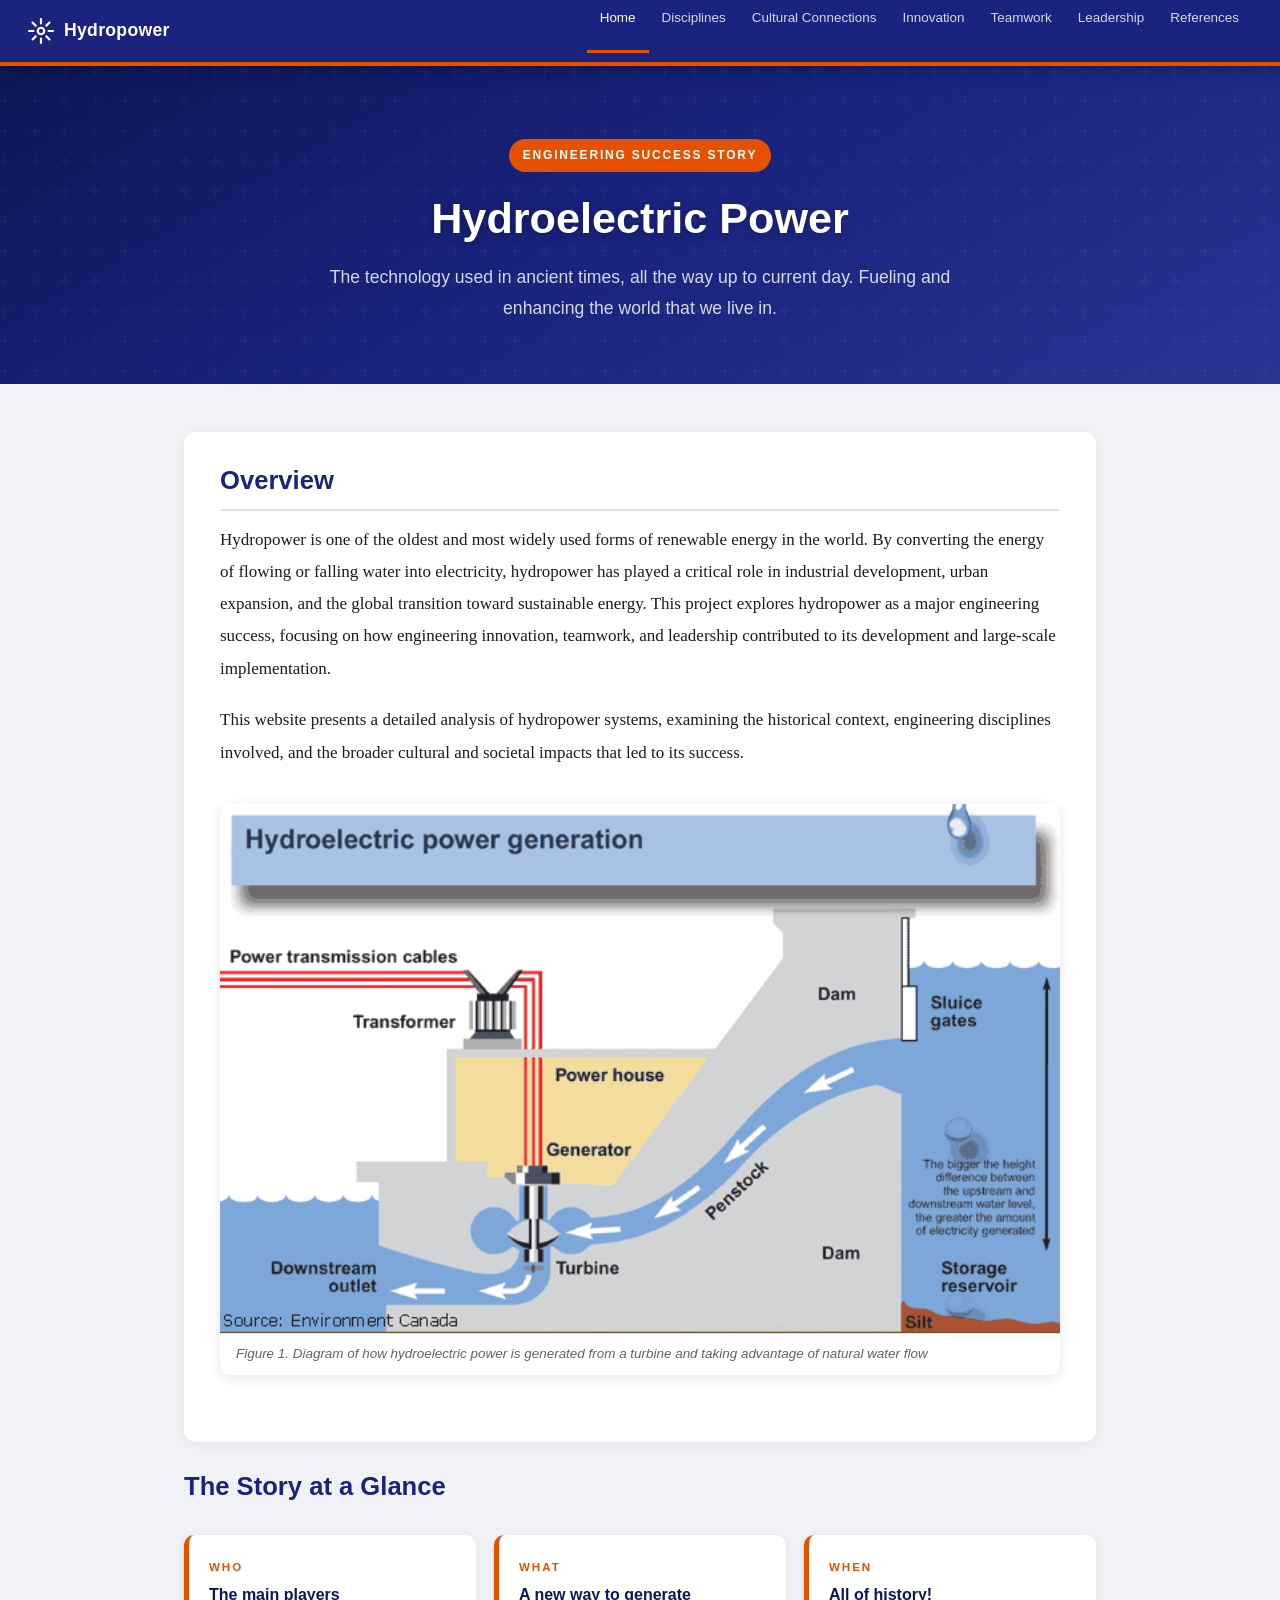
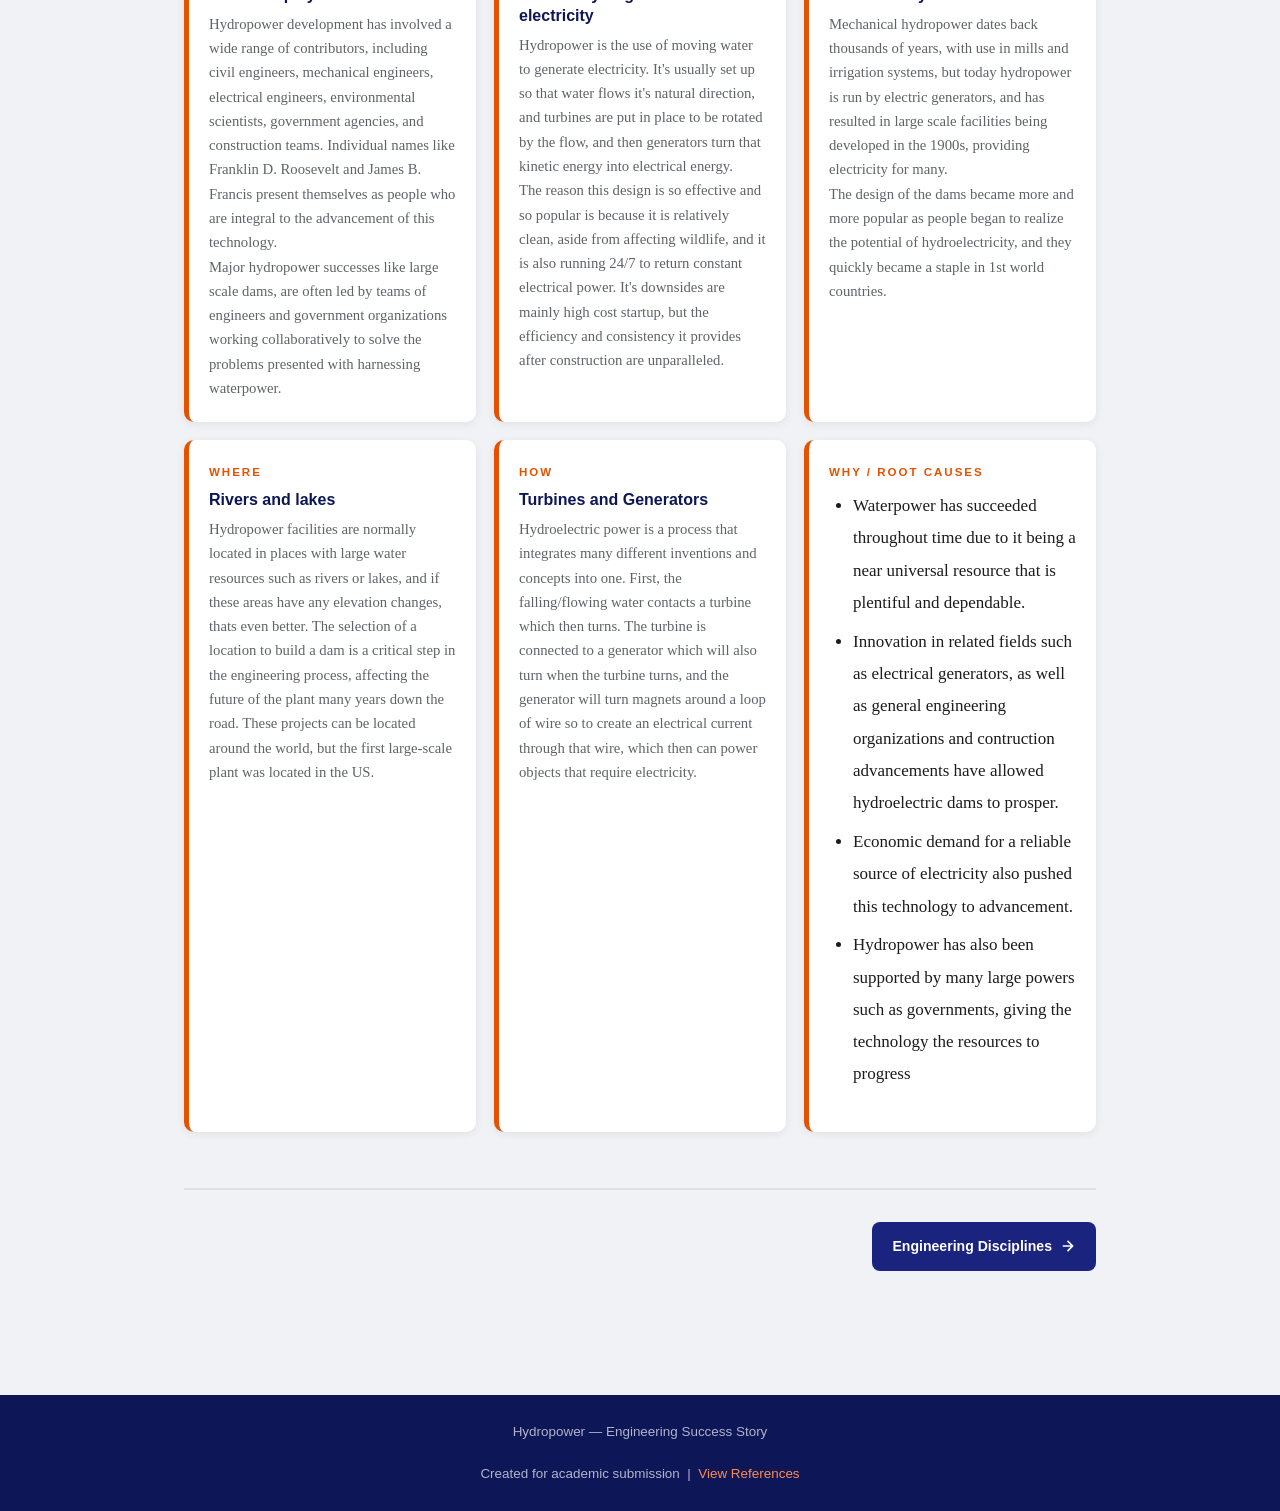
<file: index.html>
<!DOCTYPE html>
<html lang="en">
<head>
  <meta charset="UTF-8" />
  <meta name="viewport" content="width=device-width, initial-scale=1.0" />
  <title>Hydropower | Engineering Success</title>
  <link rel="stylesheet" href="styles.css" />
</head>
<body>

  <!-- ══ HEADER / NAV ══ -->
  <header>
    <a href="index.html" class="nav-logo" aria-label="Site home">
      <svg width="26" height="26" viewBox="0 0 24 24" fill="none" stroke="currentColor"
           stroke-width="2" stroke-linecap="round" stroke-linejoin="round" aria-hidden="true">
        <circle cx="12" cy="12" r="3"/>
        <path d="M12 1v4M12 19v4M4.22 4.22l2.83 2.83M16.95 16.95l2.83 2.83
                 M1 12h4M19 12h4M4.22 19.78l2.83-2.83M16.95 7.05l2.83-2.83"/>
      </svg>
      Hydropower
    </a>
    <nav>
      <ul class="nav-links">
        <li><a href="index.html" class="active">Home</a></li>
        <li><a href="page1-disciplines.html">Disciplines</a></li>
        <li><a href="page2-cultural.html">Cultural Connections</a></li>
        <li><a href="page3-innovation.html">Innovation</a></li>
        <li><a href="page4-teamwork.html">Teamwork</a></li>
        <li><a href="page5-leadership.html">Leadership</a></li>
        <li><a href="page6-references.html">References</a></li>
      </ul>
      <button class="hamburger" id="hamburger" aria-label="Open navigation menu" aria-expanded="false">
        <span class="bar"></span>
        <span class="bar"></span>
        <span class="bar"></span>
      </button>
    </nav>
    <nav class="mobile-nav" id="mobileNav" aria-label="Mobile navigation">
      <a href="index.html" class="active">Home</a>
      <a href="page1-disciplines.html">Engineering Disciplines</a>
      <a href="page2-cultural.html">Cultural Connections</a>
      <a href="page3-innovation.html">Innovation</a>
      <a href="page4-teamwork.html">Teamwork</a>
      <a href="page5-leadership.html">Leadership</a>
      <a href="page6-references.html">References</a>
    </nav>
  </header>

  <!-- ══ HERO ══ -->
  <section class="hero">
    <div class="hero-inner">
      <div class="hero-badge">Engineering Success Story</div>
      <h1>Hydroelectric Power</h1>
      <p class="subtitle">
        The technology used in ancient times, all the way up to current day. 
        Fueling and enhancing the world that we live in.
      </p>
    </div>
  </section>

  <!-- ══ MAIN CONTENT ══ -->
  <main class="container">

    <!-- Overview -->
    <div class="content-section">
      <h2>Overview</h2>
      <p>
        Hydropower is one of the oldest and most widely used forms of renewable energy 
        in the world. By converting the energy of flowing or falling water into electricity, 
        hydropower has played a critical role in industrial development, urban expansion, and 
        the global transition toward sustainable energy. This project explores hydropower as a 
        major engineering success, focusing on how engineering innovation, teamwork, and 
        leadership contributed to its development and large-scale implementation.
      </p>
      <p>
        This website presents a detailed analysis of hydropower systems, 
        examining the historical context, engineering disciplines involved, 
        and the broader cultural and societal impacts that led to its success.
      </p>
      <figure>
        <img src="images/Hydropower-plant-diagram.gif"
             alt="Hydropower dam example"
             width="900" height="420" loading="lazy" />
        <figcaption>
          Figure 1. Diagram of how hydroelectric power is generated from a turbine and taking advantage of natural water flow
        </figcaption>
      </figure>
    </div>

    <!-- Summary Cards: Who / What / When / Where / How / Why -->
    <h2 style="margin-top:0;">The Story at a Glance</h2>
    <div class="summary-grid">

      <div class="summary-card">
        <div class="card-label">Who</div>
        <h3>The main players</h3>
        <p>Hydropower development has involved a wide range of contributors, including civil engineers, 
          mechanical engineers, electrical engineers, environmental scientists, government agencies, and construction 
          teams. Individual names like Franklin D. Roosevelt and James B. Francis present themselves as people who are integral to the advancement of this technology.</p>
          <p>Major hydropower successes like large scale dams, are often led by teams of engineers and 
            government organizations working collaboratively to solve the problems presented with harnessing waterpower.</p>
      </div>

      <div class="summary-card">
        <div class="card-label">What</div>
        <h3>A new way to generate electricity</h3>
        <p>Hydropower is the use of moving water to generate electricity. It's usually set up so that water flows it's natural
          direction, and turbines are put in place to be rotated by the flow, and then generators turn that kinetic energy
          into electrical energy.
        </p>
          <p>The reason this design is so effective and so popular is because it is relatively clean, aside from affecting 
            wildlife, and it is also running 24/7 to return constant electrical power. It's downsides are mainly high cost startup,
            but the efficiency and consistency it provides after construction are unparalleled.
          </p>
      </div>

      <div class="summary-card">
        <div class="card-label">When</div>
        <h3>All of history!</h3>
        <p>Mechanical hydropower dates back thousands of years, with use in mills and irrigation systems, but today hydropower is run by electric generators,
          and has resulted in large scale facilities being developed in the 1900s, providing electricity for many.
        </p>
          <p>The design of the dams became more and more popular as people began to realize the potential of 
            hydroelectricity, and they quickly became a staple in 1st world countries.
          </p>
      </div>

      <div class="summary-card">
        <div class="card-label">Where</div>
        <h3>Rivers and lakes</h3>
        <p>Hydropower facilities are normally located in places with large water resources such as rivers or lakes, and if these areas 
          have any elevation changes, thats even better. The selection of a location to build a dam is a critical step in the engineering
          process, affecting the future of the plant many years down the road.
          These projects can be located around the world, but the first large-scale 
          plant was located in the US.
        </p>
      </div>

      <div class="summary-card">
        <div class="card-label">How</div>
        <h3>Turbines and Generators</h3>
        <p>Hydroelectric power is a process that integrates many different inventions and concepts into one. First,
          the falling/flowing water contacts a turbine which then turns. The turbine is connected to a generator which
          will also turn when the turbine turns, and the generator will turn magnets around a loop of wire so to create
          an electrical current through that wire, which then can power objects that require electricity.
        </p>
      </div>

      <div class="summary-card">
        <div class="card-label">Why / Root Causes</div>
        <ul>
          <li>Waterpower has succeeded throughout time due to it being a near universal resource that is plentiful and dependable.</li>
          <li>Innovation in related fields such as electrical generators, as well as general engineering organizations
            and contruction advancements have allowed hydroelectric dams to prosper.
          </li>
          <li>Economic demand for a reliable source of electricity also pushed this technology to advancement.</li>
          <li>Hydropower has also been supported by many large powers such as governments, giving the technology the
            resources to progress
          </li>
        </ul>
      </div>

    </div>
    <!-- Prev / Next -->
    <nav class="page-nav" aria-label="Page navigation">
      <a href="page1-disciplines.html" class="next">
        Engineering Disciplines
        <svg width="16" height="16" viewBox="0 0 24 24" fill="none" stroke="currentColor"
             stroke-width="2.5" stroke-linecap="round" stroke-linejoin="round" aria-hidden="true">
          <path d="M5 12h14M12 5l7 7-7 7"/>
        </svg>
      </a>
    </nav>

  </main>

  <!-- ══ FOOTER ══ -->
  <footer>
    <p>Hydropower — Engineering Success Story</p>
    <p>Created for academic submission &nbsp;|&nbsp;
       <a href="page6-references.html">View References</a></p>
  </footer>

  <script>
    const hamburger = document.getElementById('hamburger');
    const mobileNav = document.getElementById('mobileNav');
    hamburger.addEventListener('click', () => {
      const isOpen = mobileNav.classList.toggle('open');
      hamburger.classList.toggle('open', isOpen);
      hamburger.setAttribute('aria-expanded', isOpen);
    });
    // Close when a nav link is tapped
    mobileNav.querySelectorAll('a').forEach(link => {
      link.addEventListener('click', () => {
        mobileNav.classList.remove('open');
        hamburger.classList.remove('open');
        hamburger.setAttribute('aria-expanded', false);
      });
    });
  </script>
</body>
</html>
</file>
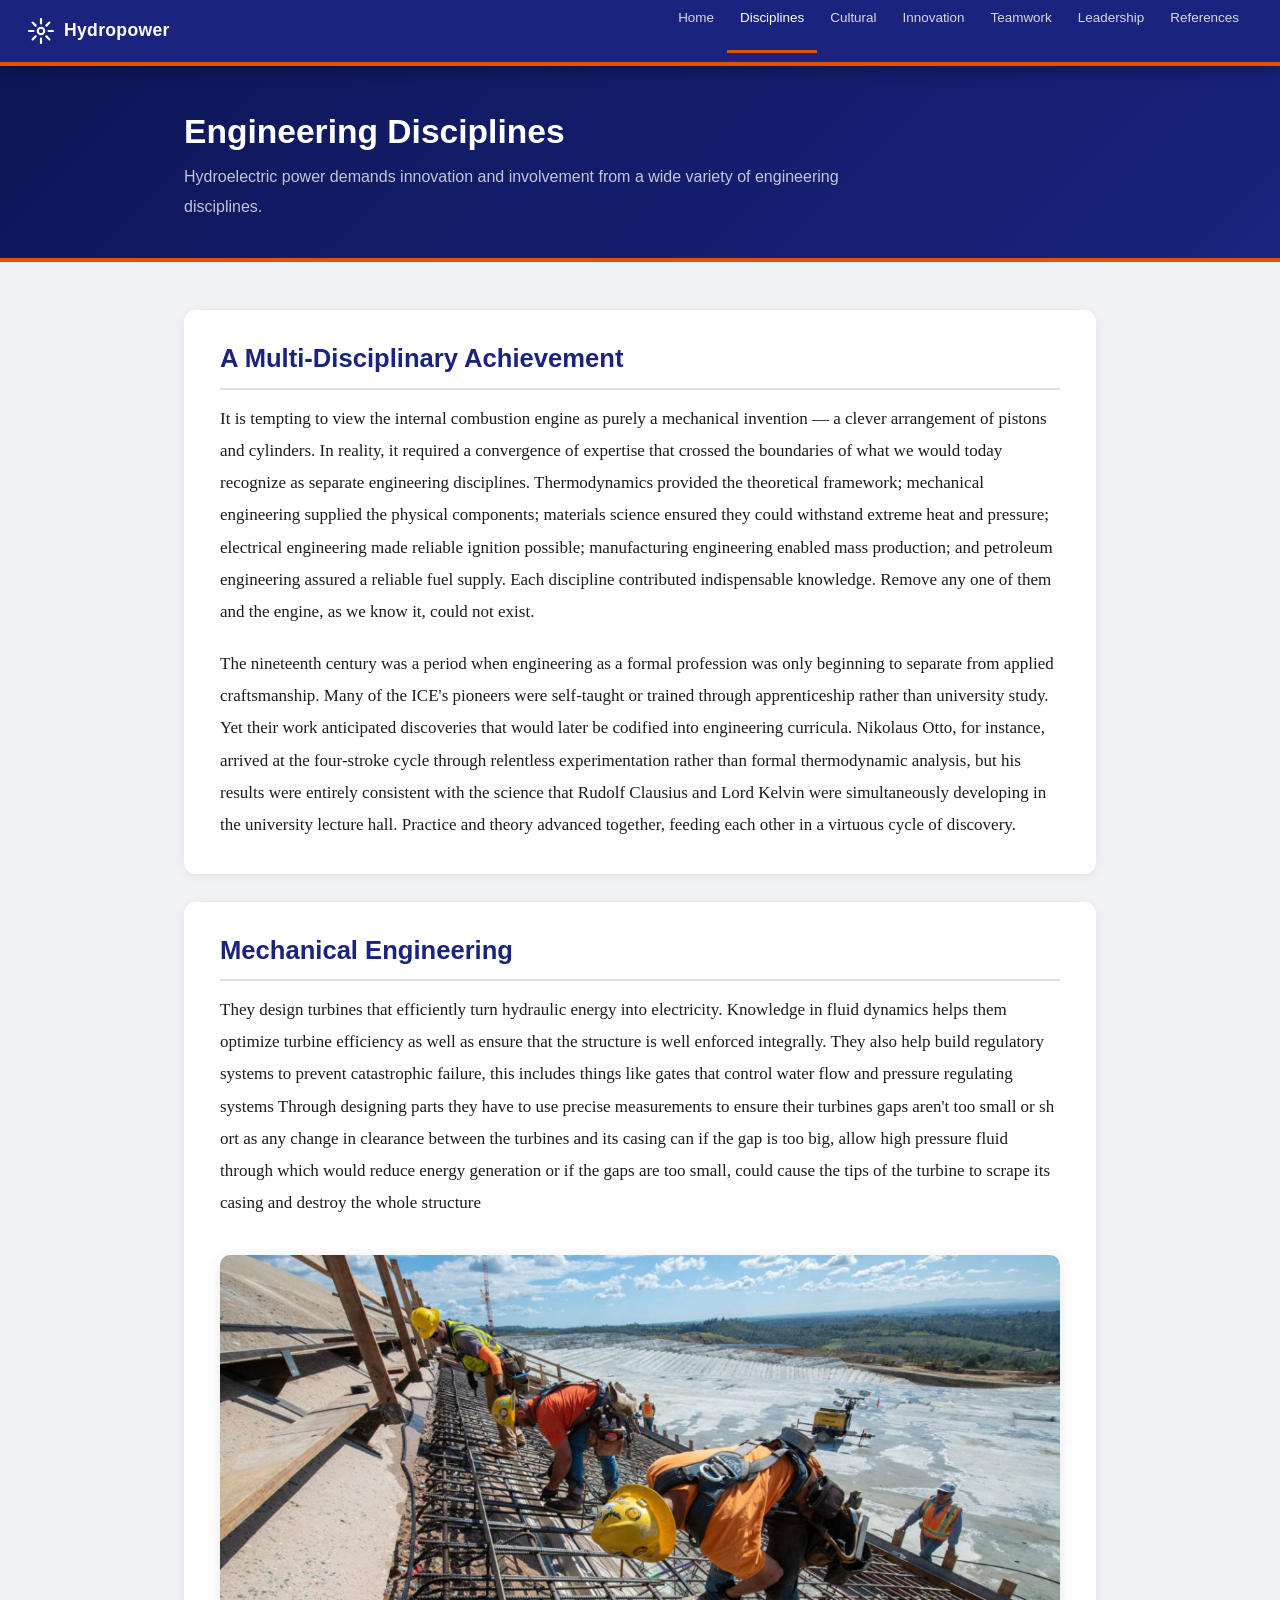
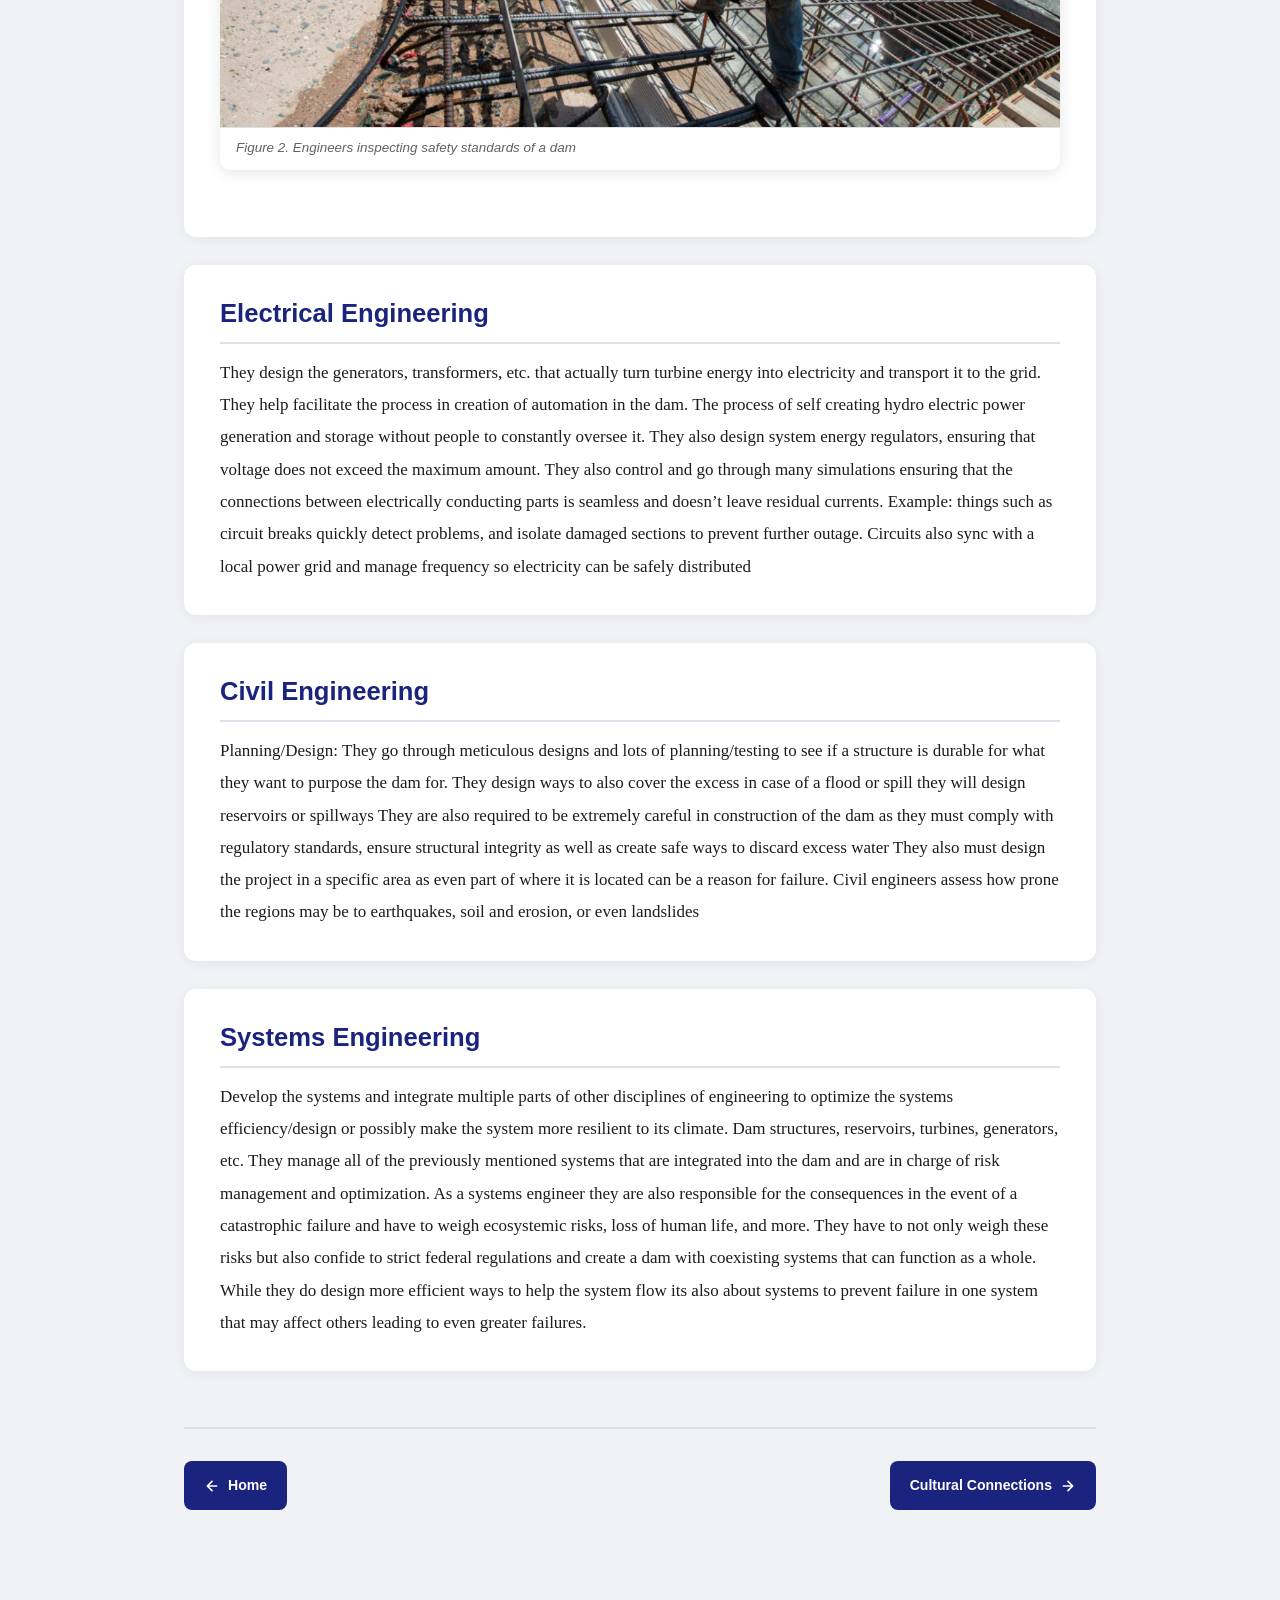
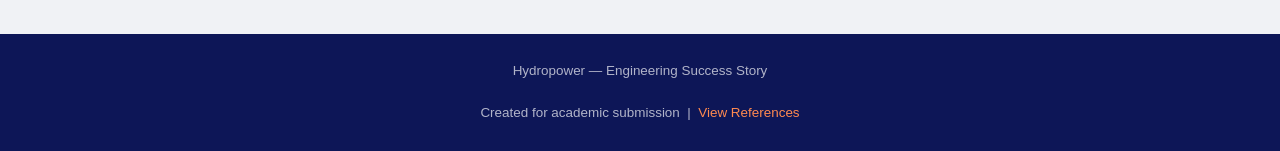
<file: page1-disciplines.html>
<!DOCTYPE html>
<html lang="en">
<head>
  <meta charset="UTF-8" />
  <meta name="viewport" content="width=device-width, initial-scale=1.0" />
  <title>Engineering Disciplines | Hydropower</title>
  <link rel="stylesheet" href="styles.css" />
</head>
<body>

  <!-- ══ HEADER / NAV ══ -->
  <header>
    <a href="index.html" class="nav-logo" aria-label="Site home">
      <svg width="26" height="26" viewBox="0 0 24 24" fill="none" stroke="currentColor"
           stroke-width="2" stroke-linecap="round" stroke-linejoin="round" aria-hidden="true">
        <circle cx="12" cy="12" r="3"/>
        <path d="M12 1v4M12 19v4M4.22 4.22l2.83 2.83M16.95 16.95l2.83 2.83
                 M1 12h4M19 12h4M4.22 19.78l2.83-2.83M16.95 7.05l2.83-2.83"/>
      </svg>
      Hydropower
    </a>
    <nav>
      <ul class="nav-links">
        <li><a href="index.html">Home</a></li>
        <li><a href="page1-disciplines.html" class="active">Disciplines</a></li>
        <li><a href="page2-cultural.html">Cultural</a></li>
        <li><a href="page3-innovation.html">Innovation</a></li>
        <li><a href="page4-teamwork.html">Teamwork</a></li>
        <li><a href="page5-leadership.html">Leadership</a></li>
        <li><a href="page6-references.html">References</a></li>
      </ul>
      <button class="hamburger" id="hamburger" aria-label="Open navigation menu" aria-expanded="false">
        <span class="bar"></span><span class="bar"></span><span class="bar"></span>
      </button>
    </nav>
    <nav class="mobile-nav" id="mobileNav">
      <a href="index.html">Home</a>
      <a href="page1-disciplines.html" class="active">Engineering Disciplines</a>
      <a href="page2-cultural.html">Cultural Connections</a>
      <a href="page3-innovation.html">Innovation</a>
      <a href="page4-teamwork.html">Teamwork</a>
      <a href="page5-leadership.html">Leadership</a>
      <a href="page6-references.html">References</a>
    </nav>
  </header>

  <!-- ══ PAGE HEADER ══ -->
  <div class="page-header">
    <div class="container" style="padding-top:0; padding-bottom:0;">
      <h1>Engineering Disciplines</h1>
      <p class="page-desc">
        Hydroelectric power demands innovation and involvement from a wide variety of engineering disciplines. 
      </p>
    </div>
  </div>

  <!-- ══ MAIN CONTENT ══ -->
  <main class="container">

    <div class="content-section">
      <h2>A Multi-Disciplinary Achievement</h2>
      <p>
        It is tempting to view the internal combustion engine as purely a mechanical invention —
        a clever arrangement of pistons and cylinders. In reality, it required a convergence
        of expertise that crossed the boundaries of what we would today recognize as separate
        engineering disciplines. Thermodynamics provided the theoretical framework; mechanical
        engineering supplied the physical components; materials science ensured they could
        withstand extreme heat and pressure; electrical engineering made reliable ignition
        possible; manufacturing engineering enabled mass production; and petroleum engineering
        assured a reliable fuel supply. Each discipline contributed indispensable knowledge.
        Remove any one of them and the engine, as we know it, could not exist.
      </p>
      <p>
        The nineteenth century was a period when engineering as a formal profession was only
        beginning to separate from applied craftsmanship. Many of the ICE's pioneers were
        self-taught or trained through apprenticeship rather than university study. Yet their
        work anticipated discoveries that would later be codified into engineering curricula.
        Nikolaus Otto, for instance, arrived at the four-stroke cycle through relentless
        experimentation rather than formal thermodynamic analysis, but his results were
        entirely consistent with the science that Rudolf Clausius and Lord Kelvin were
        simultaneously developing in the university lecture hall. Practice and theory
        advanced together, feeding each other in a virtuous cycle of discovery.
      </p>
    </div>

    <!-- Detailed discipline writeups -->
    <div class="content-section">
      <h2>Mechanical Engineering</h2>
      <p>
        They design turbines that efficiently turn hydraulic energy into electricity.
        Knowledge in fluid dynamics helps them optimize turbine efficiency as well as ensure that the structure is well enforced integrally. 
        They also help build regulatory systems to prevent catastrophic failure, this includes things like gates that control water flow and pressure regulating systems
        Through designing parts they have to use precise measurements to ensure their turbines gaps aren't too small or sh ort as any change in clearance between the turbines and its casing can if the gap is too big, allow high pressure fluid through which would reduce energy generation or if the gaps are too small, could cause the tips of the turbine to scrape its casing and destroy the whole structure
      </p>

      <figure>
        <img src="images/dam_engineers.png"
             alt="Engineers working on dam"
             width="900" height="380" loading="lazy" />
        <figcaption>
          Figure 2. Engineers inspecting safety standards of a dam
        </figcaption>
      </figure>
    </div>

    <div class="content-section">
      <h2>Electrical Engineering</h2>
      <p>
        They design the generators, transformers, etc. that actually turn turbine energy into electricity and transport it to the grid.
        They help facilitate the process in creation of automation in the dam. The process of self creating hydro electric power generation and storage without people to constantly oversee it. 
        They also design system energy regulators, ensuring that voltage does not exceed the maximum amount. 
        They also control and go through many simulations ensuring that the connections between electrically conducting parts is seamless and doesn’t leave residual currents. 
        Example: things such as circuit breaks quickly detect problems, and isolate damaged sections to prevent further outage. Circuits also sync with a local power grid and manage frequency so electricity can be safely distributed
      </p>
    </div>

    <div class="content-section">
      <h2>Civil Engineering</h2>
      <p>
        Planning/Design: They go through meticulous designs and lots of planning/testing to see if a structure is durable for what they want to purpose the dam for. 
        They design ways to also cover the excess in case of a flood or spill they will design reservoirs or spillways
        They are also required to be extremely careful in construction of the dam as they must comply with regulatory standards, ensure structural integrity as well as create safe ways to discard excess water
        They also must design the project in a specific area as even part of where it is located can be a reason for failure. Civil engineers assess how prone the regions may be to earthquakes, soil and erosion, or even landslides
      </p>
    </div>

    <div class="content-section">
      <h2>Systems Engineering</h2>
      <p>
       Develop the systems and integrate multiple parts of other disciplines of engineering to optimize the systems efficiency/design or possibly make the system more resilient to its climate. 
        Dam structures, reservoirs, turbines, generators, etc.
        They manage all of the previously mentioned systems that are integrated into the dam and are in charge of risk management and optimization. 
        As a systems engineer they are also responsible for the consequences in the event of a catastrophic failure and have to weigh ecosystemic risks, loss of human life, and more. They have to not only weigh these risks but also confide to strict federal regulations and create a dam with coexisting systems that can function as a whole.
        While they do design more efficient ways to help the system flow its also about systems to prevent failure in one system that may affect others leading to even greater failures. 
      </p>
    </div>

    <!-- Prev / Next -->
    <nav class="page-nav" aria-label="Page navigation">
      <a href="index.html">
        <svg width="16" height="16" viewBox="0 0 24 24" fill="none" stroke="currentColor"
             stroke-width="2.5" stroke-linecap="round" stroke-linejoin="round" aria-hidden="true">
          <path d="M19 12H5M12 19l-7-7 7-7"/>
        </svg>
        Home
      </a>
      <a href="page2-cultural.html" class="next">
        Cultural Connections
        <svg width="16" height="16" viewBox="0 0 24 24" fill="none" stroke="currentColor"
             stroke-width="2.5" stroke-linecap="round" stroke-linejoin="round" aria-hidden="true">
          <path d="M5 12h14M12 5l7 7-7 7"/>
        </svg>
      </a>
    </nav>

  </main>

  <footer>
    <p>Hydropower — Engineering Success Story</p>
    <p>Created for academic submission &nbsp;|&nbsp;
       <a href="page6-references.html">View References</a></p>
  </footer>

  <script>
    const hamburger = document.getElementById('hamburger');
    const mobileNav = document.getElementById('mobileNav');
    hamburger.addEventListener('click', () => {
      const isOpen = mobileNav.classList.toggle('open');
      hamburger.classList.toggle('open', isOpen);
      hamburger.setAttribute('aria-expanded', isOpen);
    });
    mobileNav.querySelectorAll('a').forEach(link => {
      link.addEventListener('click', () => {
        mobileNav.classList.remove('open');
        hamburger.classList.remove('open');
        hamburger.setAttribute('aria-expanded', false);
      });
    });
  </script>
</body>
</html>
</file>
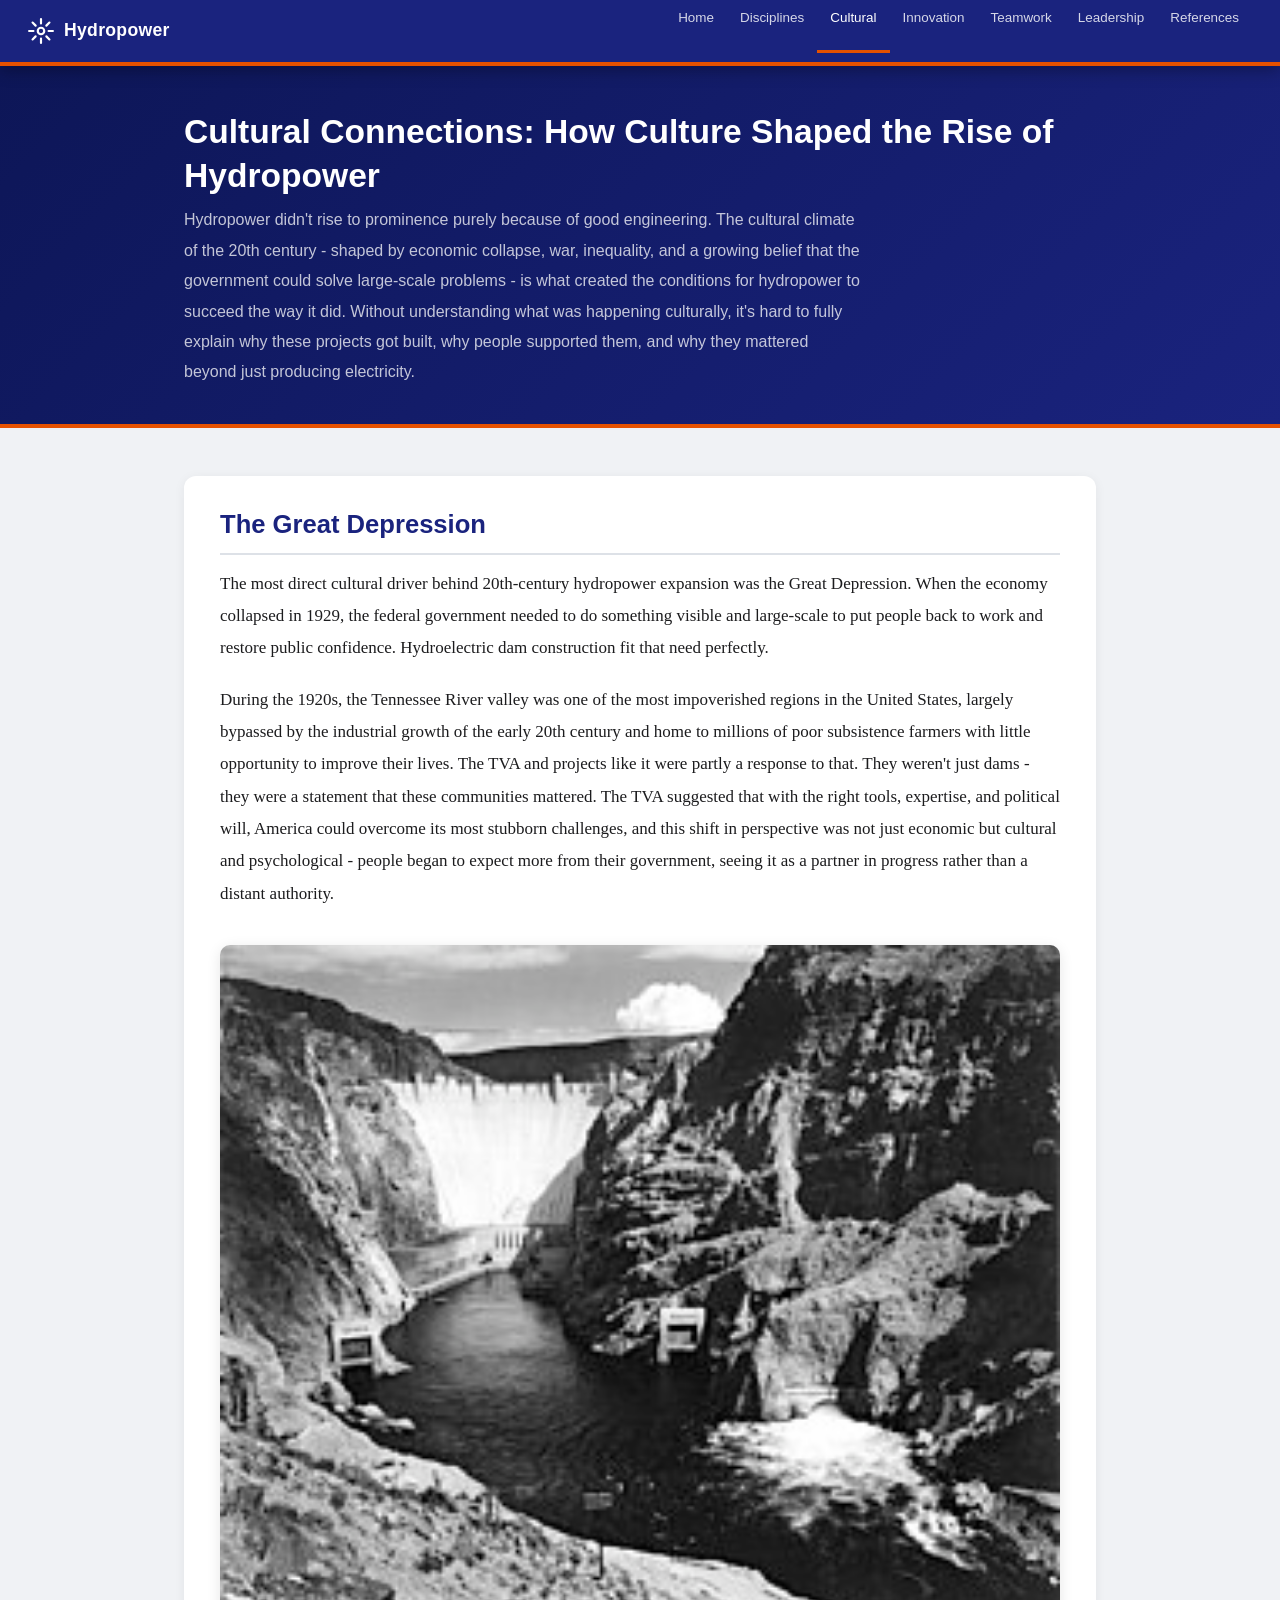
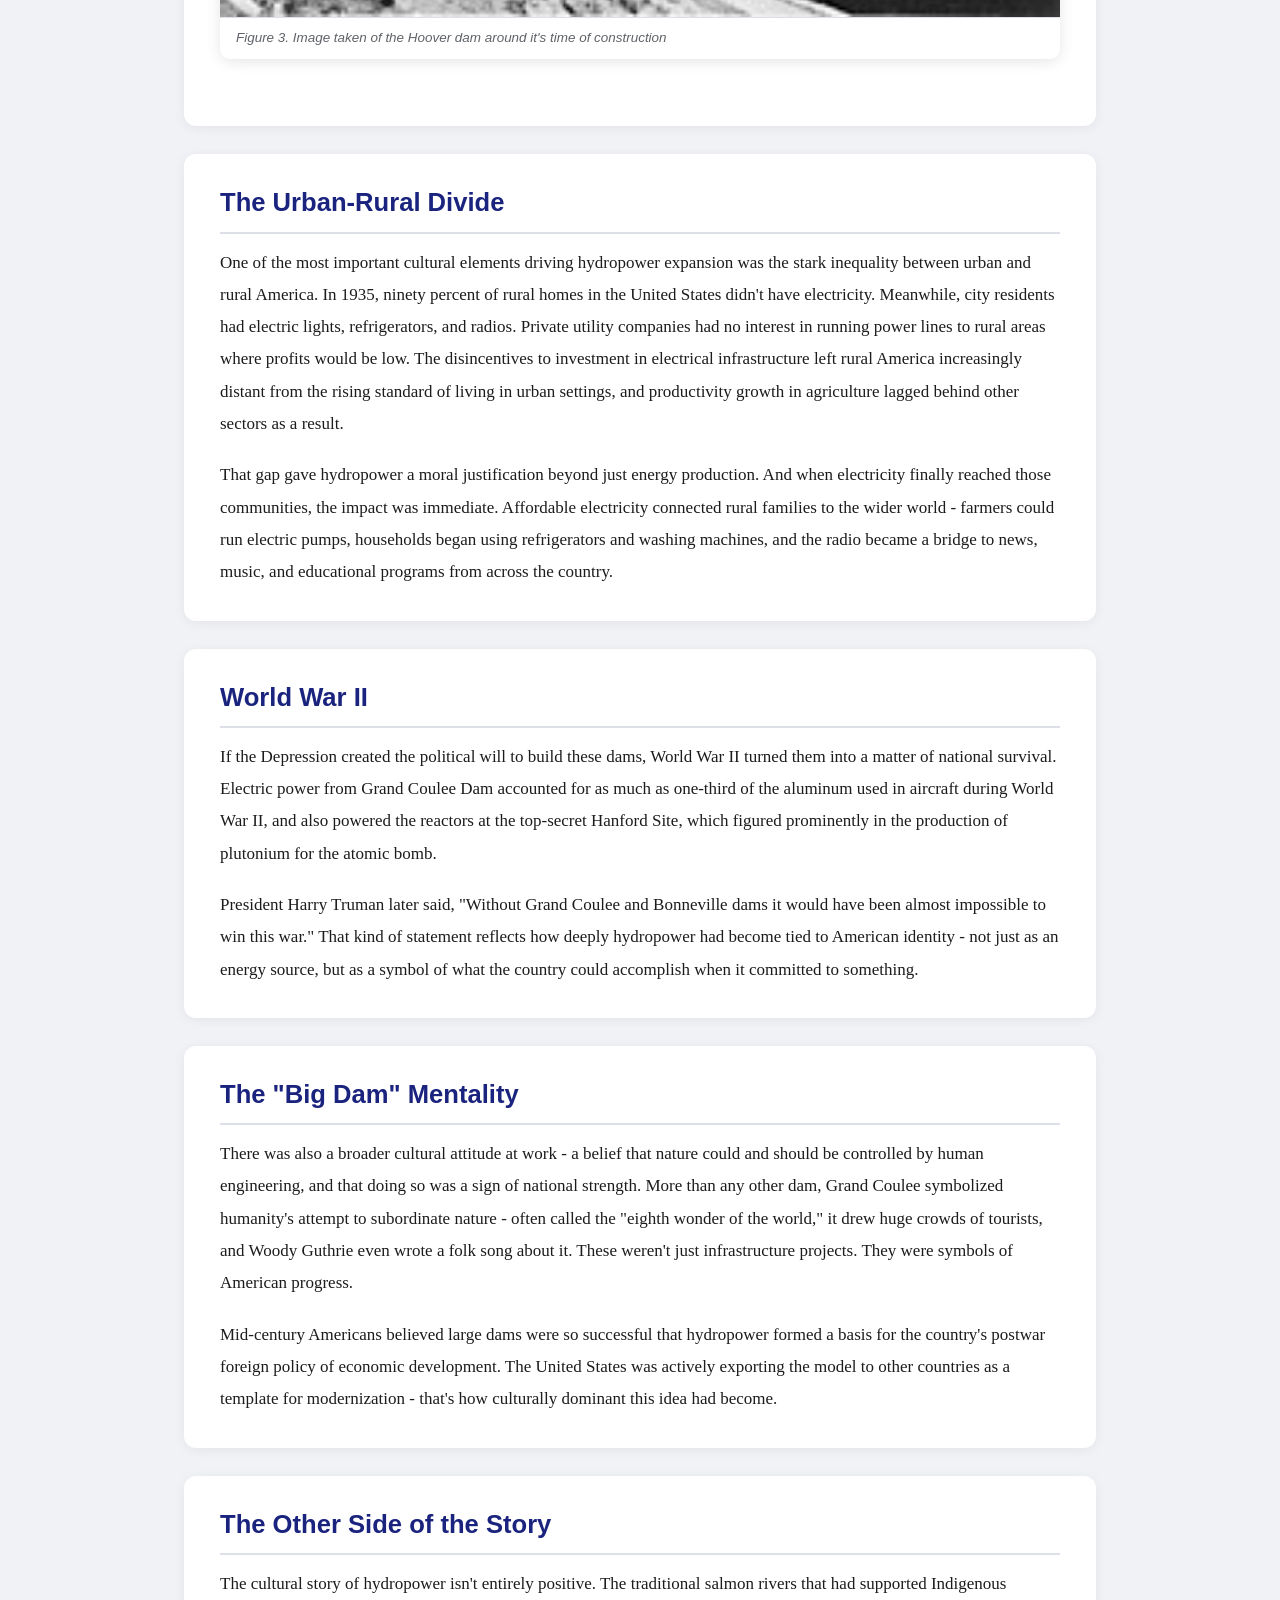
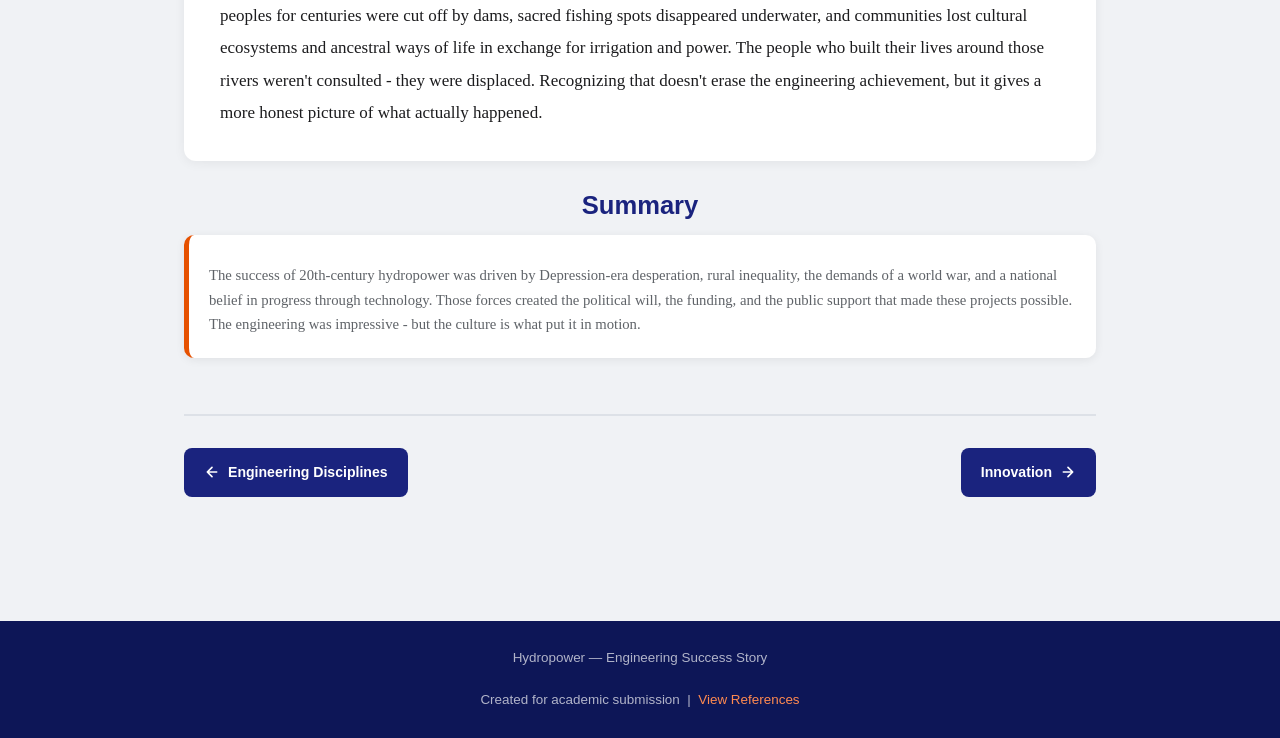
<file: page2-cultural.html>
<!DOCTYPE html>
<html lang="en">
<head>
  <meta charset="UTF-8" />
  <meta name="viewport" content="width=device-width, initial-scale=1.0" />
  <title>Cultural Connections | Hydropower</title>
  <link rel="stylesheet" href="styles.css" />
</head>
<body>

  <!-- ══ HEADER / NAV ══ -->
  <header>
    <a href="index.html" class="nav-logo" aria-label="Site home">
      <svg width="26" height="26" viewBox="0 0 24 24" fill="none" stroke="currentColor"
           stroke-width="2" stroke-linecap="round" stroke-linejoin="round" aria-hidden="true">
        <circle cx="12" cy="12" r="3"/>
        <path d="M12 1v4M12 19v4M4.22 4.22l2.83 2.83M16.95 16.95l2.83 2.83
                 M1 12h4M19 12h4M4.22 19.78l2.83-2.83M16.95 7.05l2.83-2.83"/>
      </svg>
      Hydropower
    </a>
    <nav>
      <ul class="nav-links">
        <li><a href="index.html">Home</a></li>
        <li><a href="page1-disciplines.html">Disciplines</a></li>
        <li><a href="page2-cultural.html" class="active">Cultural</a></li>
        <li><a href="page3-innovation.html">Innovation</a></li>
        <li><a href="page4-teamwork.html">Teamwork</a></li>
        <li><a href="page5-leadership.html">Leadership</a></li>
        <li><a href="page6-references.html">References</a></li>
      </ul>
      <button class="hamburger" id="hamburger" aria-label="Open navigation menu" aria-expanded="false">
        <span class="bar"></span><span class="bar"></span><span class="bar"></span>
      </button>
    </nav>
    <nav class="mobile-nav" id="mobileNav">
      <a href="index.html">Home</a>
      <a href="page1-disciplines.html">Engineering Disciplines</a>
      <a href="page2-cultural.html" class="active">Cultural Connections</a>
      <a href="page3-innovation.html">Innovation</a>
      <a href="page4-teamwork.html">Teamwork</a>
      <a href="page5-leadership.html">Leadership</a>
      <a href="page6-references.html">References</a>
    </nav>
  </header>

  <!-- ══ PAGE HEADER ══ -->
  <div class="page-header">
    <div class="container" style="padding-top:0; padding-bottom:0;">
      <h1>Cultural Connections: How Culture Shaped the Rise of Hydropower</h1>
      <p class="page-desc">
        Hydropower didn't rise to prominence purely because of good engineering. The cultural climate of the 20th century - shaped by economic collapse, war, inequality, and a growing belief that the government could solve large-scale problems - is what created the conditions for hydropower to succeed the way it did. Without understanding what was happening culturally, it's hard to fully explain why these projects got built, why people supported them, and why they mattered beyond just producing electricity.
      </p>
    </div>
  </div>

  <!-- ══ MAIN CONTENT ══ -->
  <main class="container">

    <div class="content-section">
      <h2>The Great Depression</h2>
      <p>
        The most direct cultural driver behind 20th-century hydropower expansion was the Great Depression. 
        When the economy collapsed in 1929, the federal government needed to do something visible and 
        large-scale to put people back to work and restore public confidence. Hydroelectric dam construction 
        fit that need perfectly.
      </p>
      <p>
        During the 1920s, the Tennessee River valley was one of the most impoverished regions in the United States, 
        largely bypassed by the industrial growth of the early 20th century and home to millions of poor subsistence
        farmers with little opportunity to improve their lives. The TVA and projects like it were partly a response 
        to that. They weren't just dams - they were a statement that these communities mattered. The TVA suggested 
        that with the right tools, expertise, and political will, America could overcome its most stubborn challenges,
        and this shift in perspective was not just economic but cultural and psychological - people began to expect 
        more from their government, seeing it as a partner in progress rather than a distant authority.
      </p>

      <figure>
        <img src= "images/hooverdam.jpg"
             alt="Illustration of a busy European city street in the 1880s with horse-drawn carriages, pedestrians, and cobblestone roads"
             width="900" height="420" loading="lazy" />
        <figcaption>
          Figure 3. Image taken of the Hoover dam around it's time of construction
        </figcaption>
      </figure>
    </div>

    <div class="content-section">
      <h2>The Urban-Rural Divide</h2>
      <p>
        One of the most important cultural elements driving hydropower expansion was the stark inequality 
        between urban and rural America. In 1935, ninety percent of rural homes in the United States didn't
        have electricity. Meanwhile, city residents had electric lights, refrigerators, and radios. Private
        utility companies had no interest in running power lines to rural areas where profits would be low. 
        The disincentives to investment in electrical infrastructure left rural America increasingly distant 
        from the rising standard of living in urban settings, and productivity growth in agriculture lagged 
        behind other sectors as a result.
      </p>
      <p>
        That gap gave hydropower a moral justification beyond just energy production. 
        And when electricity finally reached those communities, the impact was immediate. 
        Affordable electricity connected rural families to the wider world - farmers could run electric pumps, 
        households began using refrigerators and washing machines, and the radio became a bridge to news, music,
        and educational programs from across the country.
      </p>
    </div>

    <div class="content-section">
      <h2>World War II</h2>
      <p>
        If the Depression created the political will to build these dams, World War II turned them into a matter 
        of national survival. Electric power from Grand Coulee Dam accounted for as much as one-third of the aluminum
        used in aircraft during World War II, and also powered the reactors at the top-secret Hanford Site,
        which figured prominently in the production of plutonium for the atomic bomb.
      </p>
      <p>
        President Harry Truman later said, "Without Grand Coulee and Bonneville dams it would have been 
        almost impossible to win this war." That kind of statement reflects how deeply hydropower had become 
        tied to American identity - not just as an energy source, but as a symbol of what the country could 
        accomplish when it committed to something.
      </p>

    </div>

    <div class="content-section">
      <h2>The "Big Dam" Mentality</h2>
      <p>
        There was also a broader cultural attitude at work - a belief that nature could and should be controlled 
        by human engineering, and that doing so was a sign of national strength. More than any other dam, Grand 
        Coulee symbolized humanity's attempt to subordinate nature - often called the "eighth wonder of the world," 
        it drew huge crowds of tourists, and Woody Guthrie even wrote a folk song about it. These weren't just 
        infrastructure projects. They were symbols of American progress.
      </p>
      <p>
        Mid-century Americans believed large dams were so successful that hydropower formed a basis for 
        the country's postwar foreign policy of economic development. The United States was actively exporting 
        the model to other countries as a template for modernization - that's how culturally dominant this idea 
        had become.
      </p>
    </div>

    <div class="content-section">
      <h2>The Other Side of the Story</h2>
      <p>
        The cultural story of hydropower isn't entirely positive. The traditional salmon rivers 
        that had supported Indigenous peoples for centuries were cut off by dams, sacred fishing spots 
        disappeared underwater, and communities lost cultural ecosystems and ancestral ways of life in exchange 
        for irrigation and power. The people who built their lives around those rivers weren't consulted - they were 
        displaced. Recognizing that doesn't erase the engineering achievement, but it gives a more honest picture of 
        what actually happened.
      </p>
    </div>

      <h2 style="margin-top:0; text-align: center;">Summary</h2>
      <div class="summary-card">
        <div class="card-label"></div>
        <p>The success of 20th-century hydropower was driven by Depression-era desperation, 
        rural inequality, the demands of a world war, and a national belief in progress through technology. 
        Those forces created the political will, the funding, and the public support that made these projects 
        possible. The engineering was impressive - but the culture is what put it in motion.</p>
      </div>

    <!-- Prev / Next -->
    <nav class="page-nav" aria-label="Page navigation">
      <a href="page1-disciplines.html">
        <svg width="16" height="16" viewBox="0 0 24 24" fill="none" stroke="currentColor"
             stroke-width="2.5" stroke-linecap="round" stroke-linejoin="round" aria-hidden="true">
          <path d="M19 12H5M12 19l-7-7 7-7"/>
        </svg>
        Engineering Disciplines
      </a>
      <a href="page3-innovation.html" class="next">
        Innovation
        <svg width="16" height="16" viewBox="0 0 24 24" fill="none" stroke="currentColor"
             stroke-width="2.5" stroke-linecap="round" stroke-linejoin="round" aria-hidden="true">
          <path d="M5 12h14M12 5l7 7-7 7"/>
        </svg>
      </a>
    </nav>

  </main>

  <footer>
    <p>Hydropower — Engineering Success Story</p>
    <p>Created for academic submission &nbsp;|&nbsp;
       <a href="page6-references.html">View References</a></p>
  </footer>

  <script>
    const hamburger = document.getElementById('hamburger');
    const mobileNav = document.getElementById('mobileNav');
    hamburger.addEventListener('click', () => {
      const isOpen = mobileNav.classList.toggle('open');
      hamburger.classList.toggle('open', isOpen);
      hamburger.setAttribute('aria-expanded', isOpen);
    });
    mobileNav.querySelectorAll('a').forEach(link => {
      link.addEventListener('click', () => {
        mobileNav.classList.remove('open');
        hamburger.classList.remove('open');
        hamburger.setAttribute('aria-expanded', false);
      });
    });
  </script>
</body>
</html>
</file>
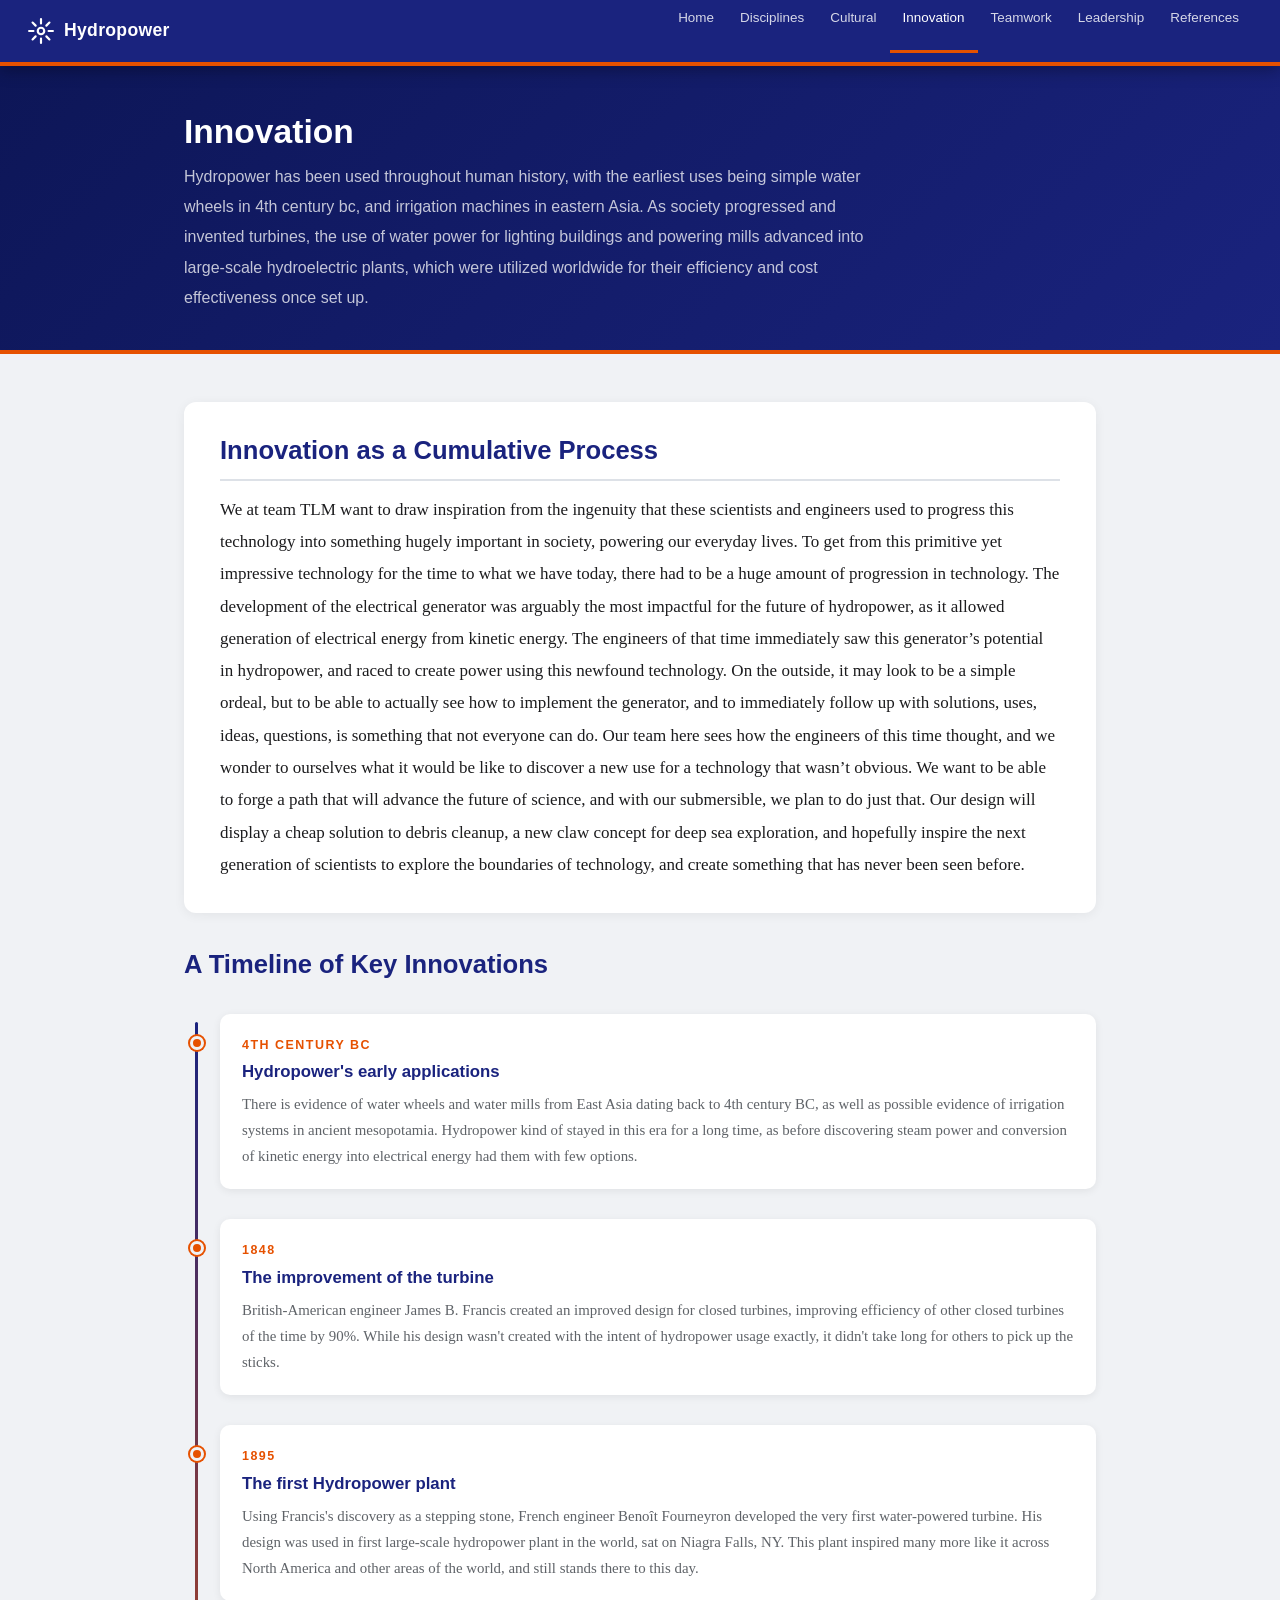
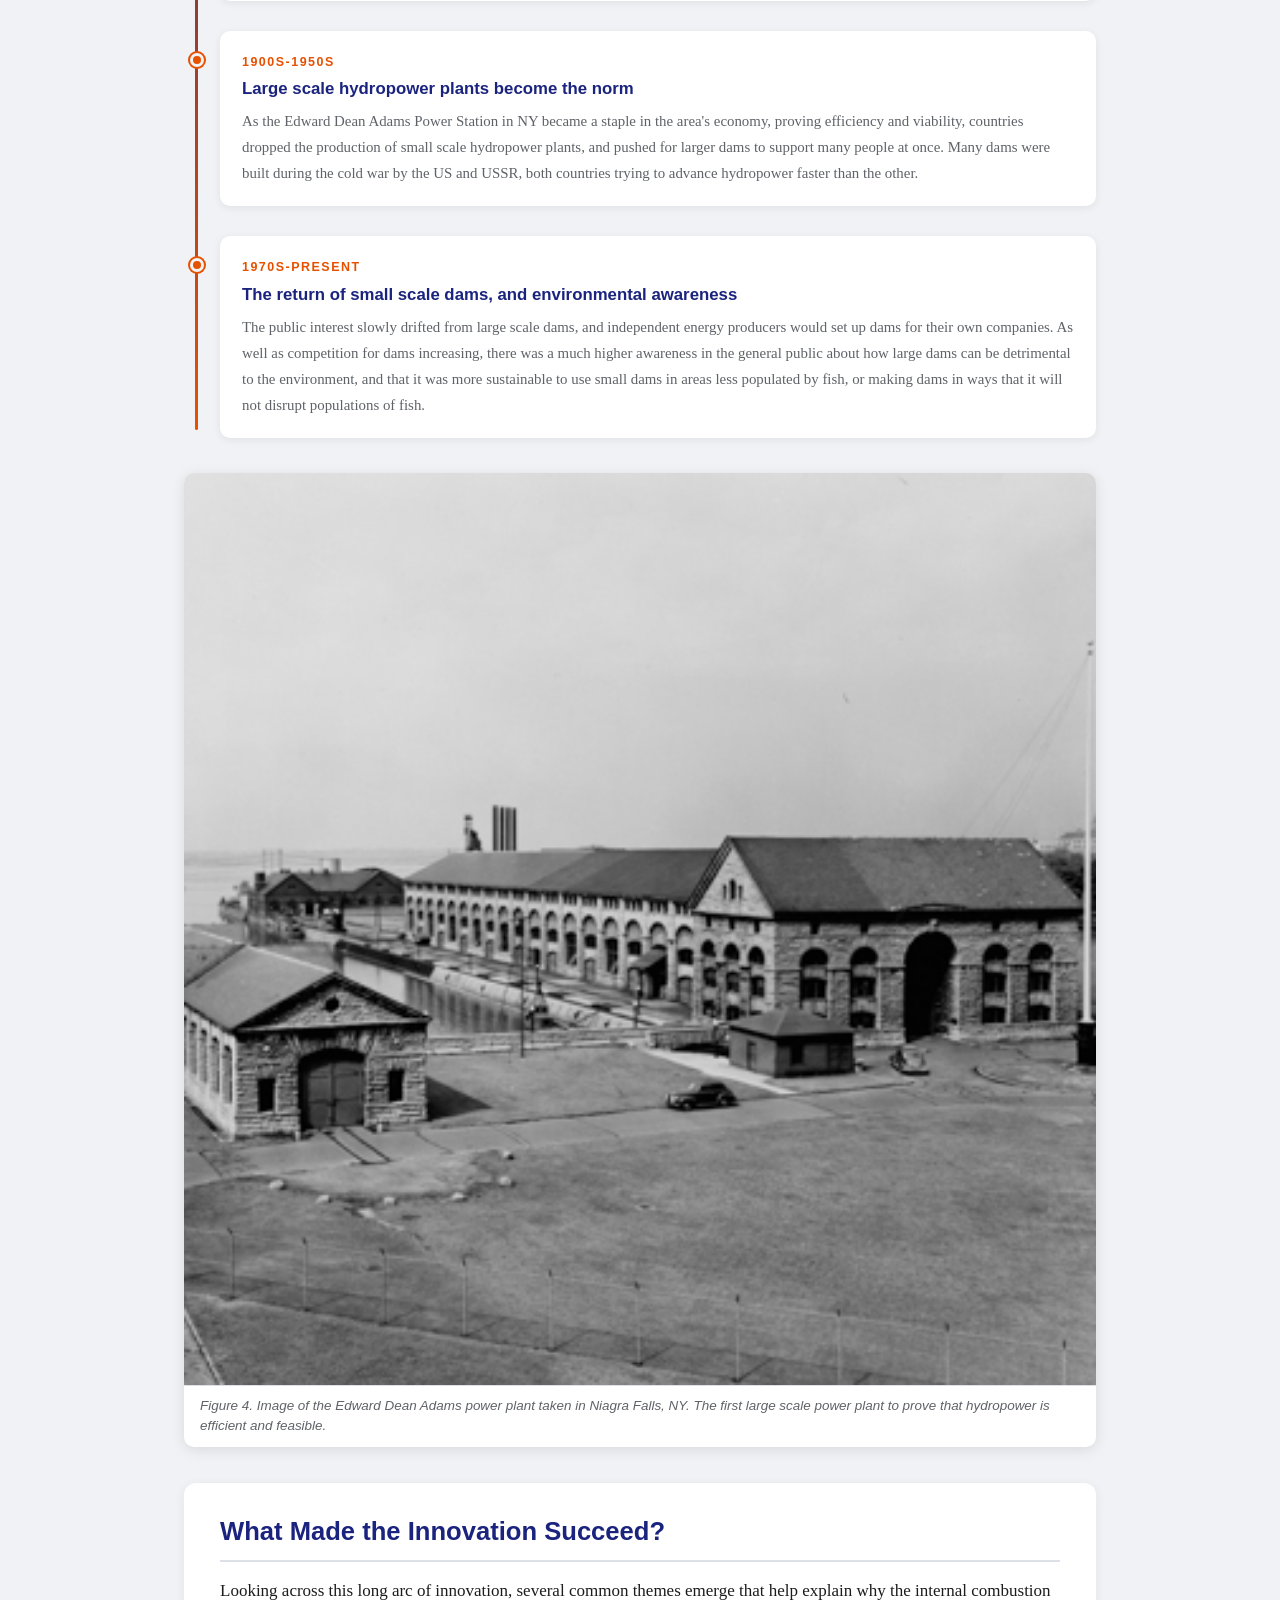
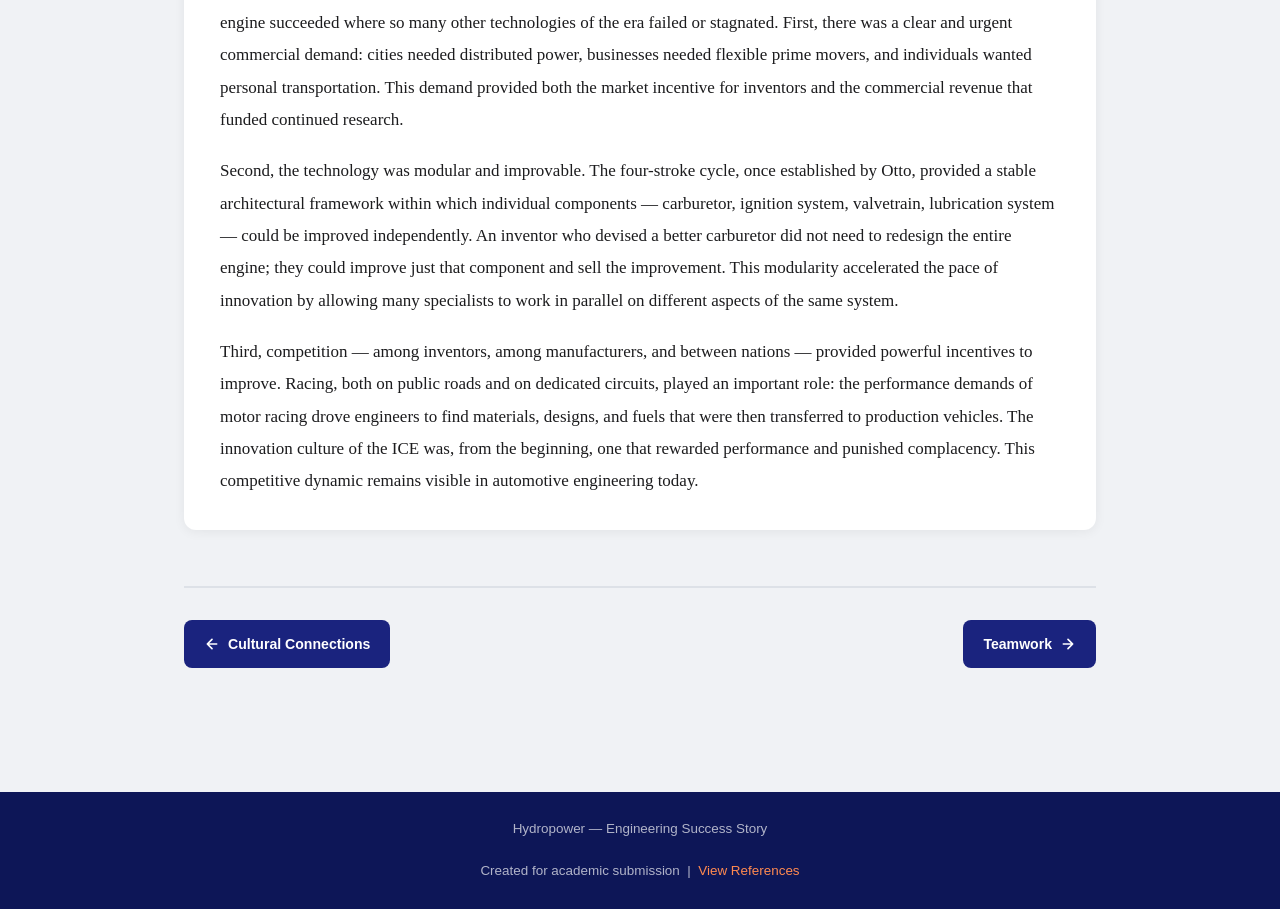
<file: page3-innovation.html>
<!DOCTYPE html>
<html lang="en">
<head>
  <meta charset="UTF-8" />
  <meta name="viewport" content="width=device-width, initial-scale=1.0" />
  <title>Innovation | Hydropower</title>
  <link rel="stylesheet" href="styles.css" />
</head>
<body>

  <!-- ══ HEADER / NAV ══ -->
  <header>
    <a href="index.html" class="nav-logo" aria-label="Site home">
      <svg width="26" height="26" viewBox="0 0 24 24" fill="none" stroke="currentColor"
           stroke-width="2" stroke-linecap="round" stroke-linejoin="round" aria-hidden="true">
        <circle cx="12" cy="12" r="3"/>
        <path d="M12 1v4M12 19v4M4.22 4.22l2.83 2.83M16.95 16.95l2.83 2.83
                 M1 12h4M19 12h4M4.22 19.78l2.83-2.83M16.95 7.05l2.83-2.83"/>
      </svg>
      Hydropower
    </a>
    <nav>
      <ul class="nav-links">
        <li><a href="index.html">Home</a></li>
        <li><a href="page1-disciplines.html">Disciplines</a></li>
        <li><a href="page2-cultural.html">Cultural</a></li>
        <li><a href="page3-innovation.html" class="active">Innovation</a></li>
        <li><a href="page4-teamwork.html">Teamwork</a></li>
        <li><a href="page5-leadership.html">Leadership</a></li>
        <li><a href="page6-references.html">References</a></li>
      </ul>
      <button class="hamburger" id="hamburger" aria-label="Open navigation menu" aria-expanded="false">
        <span class="bar"></span><span class="bar"></span><span class="bar"></span>
      </button>
    </nav>
    <nav class="mobile-nav" id="mobileNav">
      <a href="index.html">Home</a>
      <a href="page1-disciplines.html">Engineering Disciplines</a>
      <a href="page2-cultural.html">Cultural Connections</a>
      <a href="page3-innovation.html" class="active">Innovation</a>
      <a href="page4-teamwork.html">Teamwork</a>
      <a href="page5-leadership.html">Leadership</a>
      <a href="page6-references.html">References</a>
    </nav>
  </header>

  <!-- ══ PAGE HEADER ══ -->
  <div class="page-header">
    <div class="container" style="padding-top:0; padding-bottom:0;">
      <h1>Innovation</h1>
      <p class="page-desc">
        Hydropower has been used throughout human history, with the earliest uses being simple water wheels 
        in 4th century bc, and irrigation machines in eastern Asia. As society progressed and invented turbines, 
        the use of water power for lighting buildings and powering mills advanced into large-scale hydroelectric 
        plants, which were utilized worldwide for their efficiency and cost effectiveness once set up. 
      </p>
    </div>
  </div>

  <!-- ══ MAIN CONTENT ══ -->
  <main class="container">

    <div class="content-section">
      <h2>Innovation as a Cumulative Process</h2>
      <p>
        We at team TLM want to draw inspiration from the ingenuity that these scientists and 
        engineers used to progress this technology into something hugely important in society, powering our 
        everyday lives. To get from this primitive yet impressive technology for the time to what we have today, 
        there had to be a huge amount of progression in technology. The development of the electrical generator was 
        arguably the most impactful for the future of hydropower, as it allowed generation of electrical energy from 
        kinetic energy. The engineers of that time immediately saw this generator’s potential in hydropower, and 
        raced to create power using this newfound technology. On the outside, it may look to be a simple ordeal, 
        but to be able to actually see how to implement the generator, and to immediately follow up with solutions, 
        uses, ideas, questions, is something that not everyone can do. Our team here sees how the engineers of this 
        time thought, and we wonder to ourselves what it would be like to discover a new use for a technology that 
        wasn’t obvious. We want to be able to forge a path that will advance the future of science, and with our 
        submersible, we plan to do just that. Our design will display a cheap solution to debris cleanup, a new claw 
        concept for deep sea exploration, and hopefully inspire the next generation of scientists to explore the 
        boundaries of technology, and create something that has never been seen before. 
      </p>
    </div>

    <!-- Timeline of innovations -->
    <h2>A Timeline of Key Innovations</h2>

    <div class="timeline">

      <div class="timeline-item">
        <div class="year">4th century BC</div>
        <h3>Hydropower's early applications</h3>
        <p>
          There is evidence of water wheels and water mills from East Asia dating back to 4th century BC,
          as well as possible evidence of irrigation systems in ancient mesopotamia. Hydropower kind of stayed
          in this era for a long time, as before discovering steam power and conversion of kinetic energy into 
          electrical energy had them with few options.
        </p>
      </div>

      <div class="timeline-item">
        <div class="year">1848</div>
        <h3>The improvement of the turbine</h3>
        <p>
          British-American engineer James B. Francis created an improved design for closed turbines, improving
          efficiency of other closed turbines of the time by 90%. While his design wasn't created with the intent 
          of hydropower usage exactly, it didn't take long for others to pick up the sticks.
        </p>
      </div>

      <div class="timeline-item">
        <div class="year">1895</div>
        <h3>The first Hydropower plant</h3>
        <p>
          Using Francis's discovery as a stepping stone, French engineer Benoît Fourneyron 
          developed the very first water-powered turbine. His design was used in first large-scale hydropower plant
          in the world, sat on Niagra Falls, NY. This plant inspired many more like it across North America and other areas
          of the world, and still stands there to this day.
        </p>
      </div>

      <div class="timeline-item">
        <div class="year">1900s-1950s</div>
        <h3>Large scale hydropower plants become the norm</h3>
        <p>
          As the Edward Dean Adams Power Station in NY became a staple in the area's economy, proving efficiency and 
          viability, countries dropped the production of small scale hydropower plants, and pushed for larger dams to support
          many people at once. Many dams were built during the cold war by the US and USSR, both countries trying to advance
          hydropower faster than the other.
        </p>
      </div>

      <div class="timeline-item">
        <div class="year">1970s-Present</div>
        <h3>The return of small scale dams, and environmental awareness</h3>
        <p>
          The public interest slowly drifted from large scale dams, and independent energy producers would set up dams
          for their own companies. As well as competition for dams increasing, there was a much higher awareness in the
          general public about how large dams can be detrimental to the environment, and that it was more sustainable to 
          use small dams in areas less populated by fish, or making dams in ways that it will not disrupt populations of fish.
        </p>
      </div>
    </div>

    <figure>
      <img src="images/pp.jpg"
           alt="Annotated timeline showing key milestones in internal combustion engine development from Lenoir in 1860 through modern electronic fuel injection"
           width="900" height="380" loading="lazy" />
      <figcaption>
        Figure 4. Image of the Edward Dean Adams power plant taken in Niagra Falls, NY. The first large scale power plant
        to prove that hydropower is efficient and feasible.
      </figcaption>
    </figure>

    <div class="content-section">
      <h2>What Made the Innovation Succeed?</h2>
      <p>
        Looking across this long arc of innovation, several common themes emerge that help
        explain why the internal combustion engine succeeded where so many other technologies
        of the era failed or stagnated. First, there was a clear and urgent commercial demand:
        cities needed distributed power, businesses needed flexible prime movers, and
        individuals wanted personal transportation. This demand provided both the market
        incentive for inventors and the commercial revenue that funded continued research.
      </p>
      <p>
        Second, the technology was modular and improvable. The four-stroke cycle, once
        established by Otto, provided a stable architectural framework within which individual
        components — carburetor, ignition system, valvetrain, lubrication system — could be
        improved independently. An inventor who devised a better carburetor did not need to
        redesign the entire engine; they could improve just that component and sell the
        improvement. This modularity accelerated the pace of innovation by allowing many
        specialists to work in parallel on different aspects of the same system.
      </p>
      <p>
        Third, competition — among inventors, among manufacturers, and between nations —
        provided powerful incentives to improve. Racing, both on public roads and on
        dedicated circuits, played an important role: the performance demands of motor racing
        drove engineers to find materials, designs, and fuels that were then transferred to
        production vehicles. The innovation culture of the ICE was, from the beginning, one
        that rewarded performance and punished complacency. This competitive dynamic remains
        visible in automotive engineering today.
      </p>
    </div>

    <!-- Prev / Next -->
    <nav class="page-nav" aria-label="Page navigation">
      <a href="page2-cultural.html">
        <svg width="16" height="16" viewBox="0 0 24 24" fill="none" stroke="currentColor"
             stroke-width="2.5" stroke-linecap="round" stroke-linejoin="round" aria-hidden="true">
          <path d="M19 12H5M12 19l-7-7 7-7"/>
        </svg>
        Cultural Connections
      </a>
      <a href="page4-teamwork.html" class="next">
        Teamwork
        <svg width="16" height="16" viewBox="0 0 24 24" fill="none" stroke="currentColor"
             stroke-width="2.5" stroke-linecap="round" stroke-linejoin="round" aria-hidden="true">
          <path d="M5 12h14M12 5l7 7-7 7"/>
        </svg>
      </a>
    </nav>

  </main>

  <footer>
    <p>Hydropower — Engineering Success Story</p>
    <p>Created for academic submission &nbsp;|&nbsp;
       <a href="page6-references.html">View References</a></p>
  </footer>

  <script>
    const hamburger = document.getElementById('hamburger');
    const mobileNav = document.getElementById('mobileNav');
    hamburger.addEventListener('click', () => {
      const isOpen = mobileNav.classList.toggle('open');
      hamburger.classList.toggle('open', isOpen);
      hamburger.setAttribute('aria-expanded', isOpen);
    });
    mobileNav.querySelectorAll('a').forEach(link => {
      link.addEventListener('click', () => {
        mobileNav.classList.remove('open');
        hamburger.classList.remove('open');
        hamburger.setAttribute('aria-expanded', false);
      });
    });
  </script>
</body>
</html>
</file>
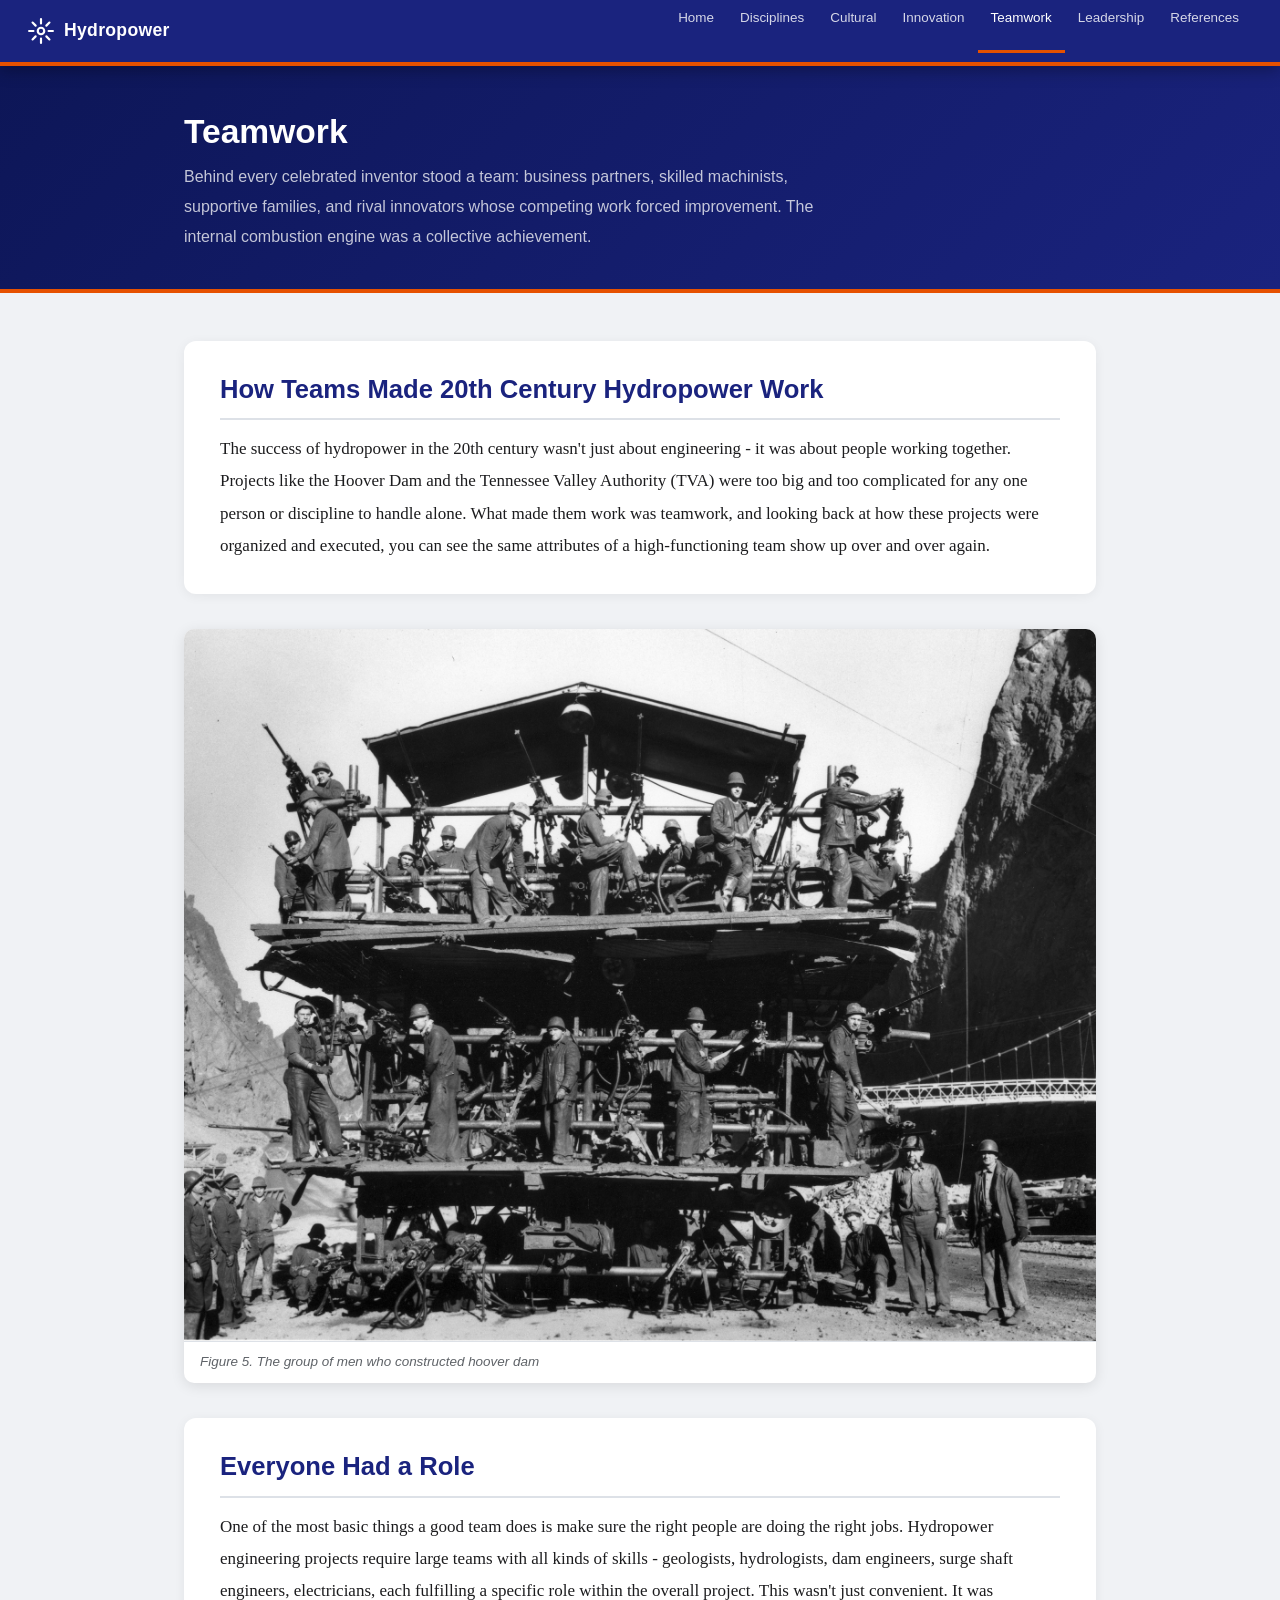
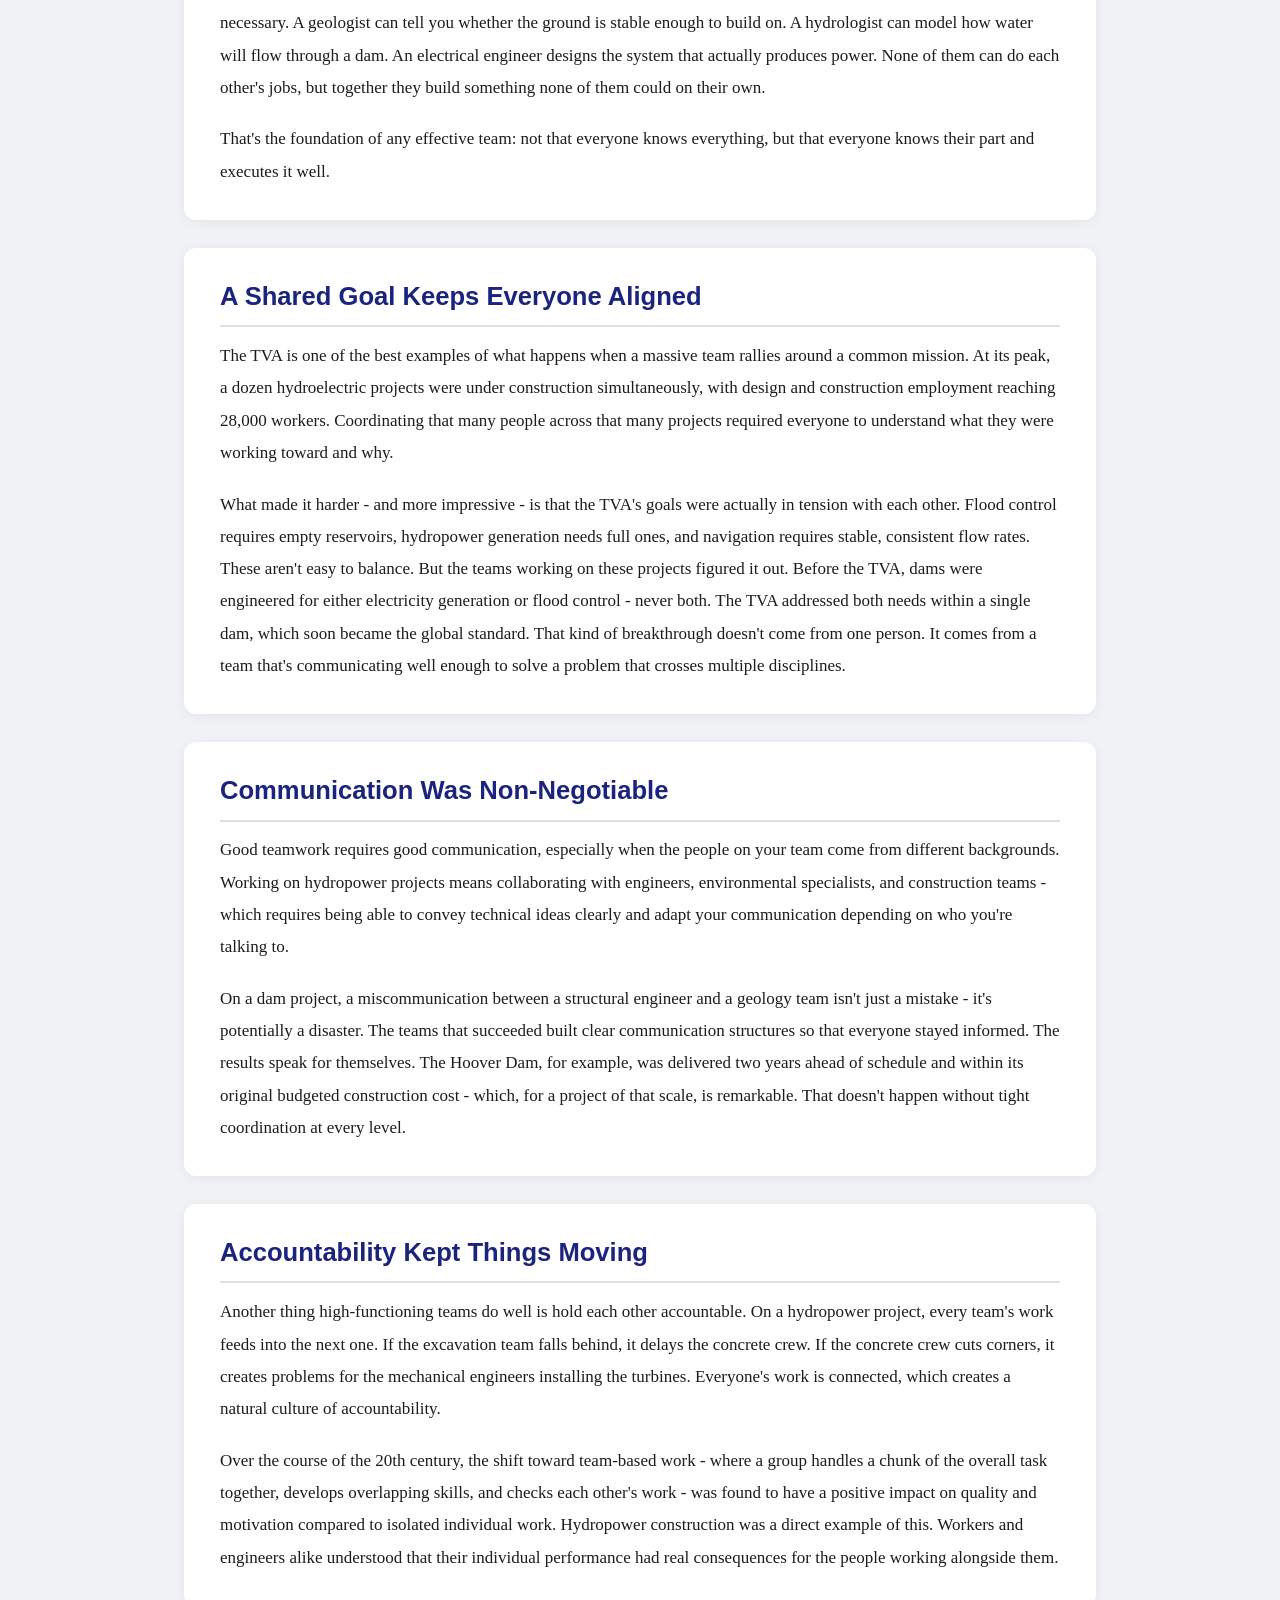
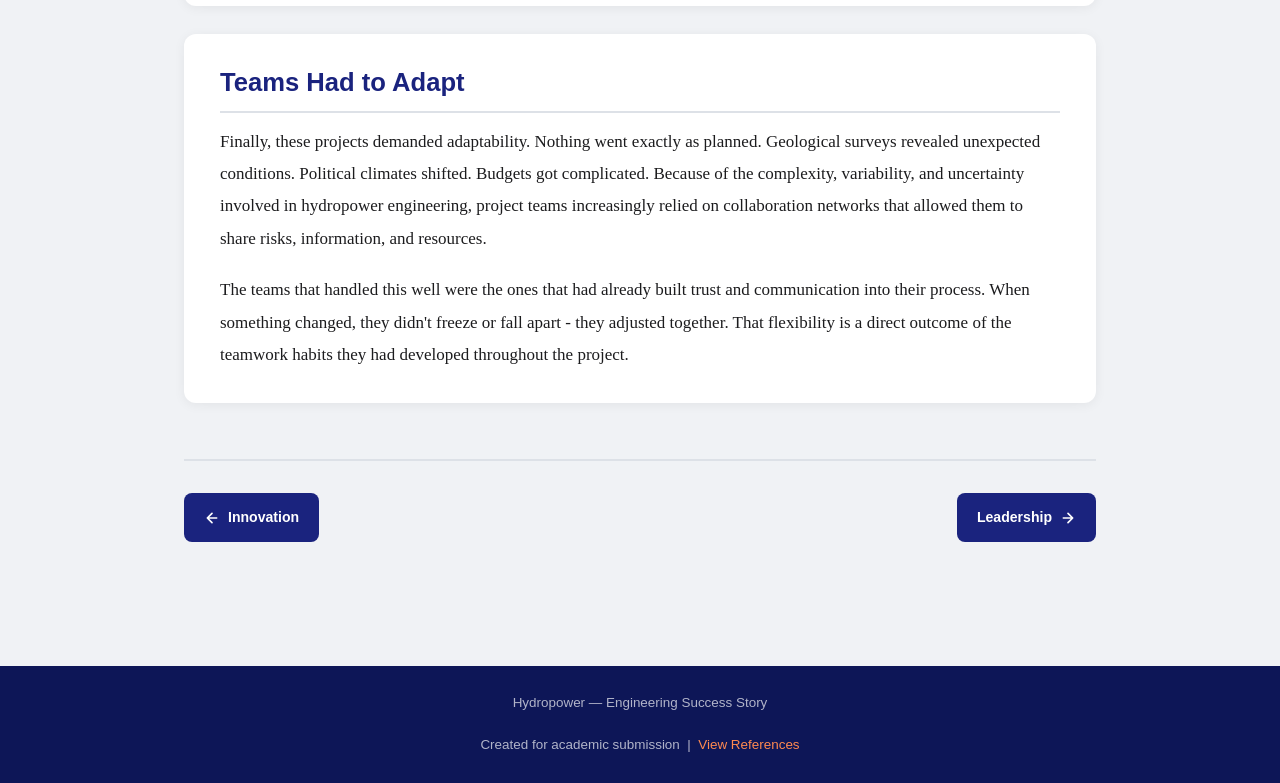
<file: page4-teamwork.html>
<!DOCTYPE html>
<html lang="en">
<head>
  <meta charset="UTF-8" />
  <meta name="viewport" content="width=device-width, initial-scale=1.0" />
  <title>Teamwork | Hydropower</title>
  <link rel="stylesheet" href="styles.css" />
</head>
<body>

  <!-- ══ HEADER / NAV ══ -->
  <header>
    <a href="index.html" class="nav-logo" aria-label="Site home">
      <svg width="26" height="26" viewBox="0 0 24 24" fill="none" stroke="currentColor"
           stroke-width="2" stroke-linecap="round" stroke-linejoin="round" aria-hidden="true">
        <circle cx="12" cy="12" r="3"/>
        <path d="M12 1v4M12 19v4M4.22 4.22l2.83 2.83M16.95 16.95l2.83 2.83
                 M1 12h4M19 12h4M4.22 19.78l2.83-2.83M16.95 7.05l2.83-2.83"/>
      </svg>
      Hydropower
    </a>
    <nav>
      <ul class="nav-links">
        <li><a href="index.html">Home</a></li>
        <li><a href="page1-disciplines.html">Disciplines</a></li>
        <li><a href="page2-cultural.html">Cultural</a></li>
        <li><a href="page3-innovation.html">Innovation</a></li>
        <li><a href="page4-teamwork.html" class="active">Teamwork</a></li>
        <li><a href="page5-leadership.html">Leadership</a></li>
        <li><a href="page6-references.html">References</a></li>
      </ul>
      <button class="hamburger" id="hamburger" aria-label="Open navigation menu" aria-expanded="false">
        <span class="bar"></span><span class="bar"></span><span class="bar"></span>
      </button>
    </nav>
    <nav class="mobile-nav" id="mobileNav">
      <a href="index.html">Home</a>
      <a href="page1-disciplines.html">Engineering Disciplines</a>
      <a href="page2-cultural.html">Cultural Connections</a>
      <a href="page3-innovation.html">Innovation</a>
      <a href="page4-teamwork.html" class="active">Teamwork</a>
      <a href="page5-leadership.html">Leadership</a>
      <a href="page6-references.html">References</a>
    </nav>
  </header>

  <!-- ══ PAGE HEADER ══ -->
  <div class="page-header">
    <div class="container" style="padding-top:0; padding-bottom:0;">
      <h1>Teamwork</h1>
      <p class="page-desc">
        Behind every celebrated inventor stood a team: business partners, skilled machinists,
        supportive families, and rival innovators whose competing work forced improvement.
        The internal combustion engine was a collective achievement.
      </p>
    </div>
  </div>

  <!-- ══ MAIN CONTENT ══ -->
  <main class="container">

    <div class="content-section">
      <h2>How Teams Made 20th Century Hydropower Work</h2>
      <p>
        The success of hydropower in the 20th century wasn't just about engineering - 
        it was about people working together. Projects like the Hoover Dam and the Tennessee Valley 
        Authority (TVA) were too big and too complicated for any one person or discipline to handle alone. 
        What made them work was teamwork, and looking back at how these projects were organized and executed, 
        you can see the same attributes of a high-functioning team show up over and over again.
      </p>
    </div>

    <figure>
      <img src="images/menbuildingdam.jpg"
           alt="Historical illustration of the Deutz AG engine factory floor in Cologne, Germany, showing workers assembling gas engines at workbenches"
           width="900" height="400" loading="lazy" />
      <figcaption>
        Figure 5. The group of men who constructed hoover dam
      </figcaption>
    </figure>

    <div class="content-section">
      <h2>Everyone Had a Role</h2>
      <p>
        One of the most basic things a good team does is make sure the right people 
        are doing the right jobs. Hydropower engineering projects require large teams with all kinds of 
        skills - geologists, hydrologists, dam engineers, surge shaft engineers, electricians, each fulfilling 
        a specific role within the overall project. This wasn't just convenient. It was necessary. A geologist 
        can tell you whether the ground is stable enough to build on. A hydrologist can model how water will flow 
        through a dam. An electrical engineer designs the system that actually produces power. None of them can 
        do each other's jobs, but together they build something none of them could on their own.
      </p>
      <p>That's the foundation of any effective team: not that everyone knows everything, but that everyone knows their part and executes it well.
      </p>
    </div>

    <div class="content-section">
      <h2>A Shared Goal Keeps Everyone Aligned</h2>
      <p>
        The TVA is one of the best examples of what happens when a massive team rallies around a common 
        mission. At its peak, a dozen hydroelectric projects were under construction simultaneously, with design 
        and construction employment reaching 28,000 workers. Coordinating that many people across that many 
        projects required everyone to understand what they were working toward and why.
      </p>
      <p>What made it harder - and more impressive - is that the TVA's goals were actually in tension with each 
        other. Flood control requires empty reservoirs, hydropower generation needs full ones, and navigation 
        requires stable, consistent flow rates. These aren't easy to balance. But the teams working on these 
        projects figured it out. Before the TVA, dams were engineered for either electricity generation or flood 
        control - never both. The TVA addressed both needs within a single dam, which soon became the global 
        standard. That kind of breakthrough doesn't come from one person. It comes from a team that's communicating 
        well enough to solve a problem that crosses multiple disciplines.
      </p>
    </div>

    <div class="content-section">
      <h2>Communication Was Non-Negotiable</h2>
      <p>
        Good teamwork requires good communication, especially when the people on your team come 
        from different backgrounds. Working on hydropower projects means collaborating with engineers, 
        environmental specialists, and construction teams - which requires being able to convey technical 
        ideas clearly and adapt your communication depending on who you're talking to.
      </p>
      <p>
        On a dam project, a miscommunication between a structural engineer and a geology team isn't just 
        a mistake - it's potentially a disaster. The teams that succeeded built clear communication structures 
        so that everyone stayed informed. The results speak for themselves. The Hoover Dam, for example, 
        was delivered two years ahead of schedule and within its original budgeted construction cost - 
        which, for a project of that scale, is remarkable. That doesn't happen without tight coordination 
        at every level.
      </p>
    </div>

    <div class="content-section">
      <h2>Accountability Kept Things Moving</h2>
      <p>
        Another thing high-functioning teams do well is hold each other accountable. 
        On a hydropower project, every team's work feeds into the next one. If the excavation team falls 
        behind, it delays the concrete crew. If the concrete crew cuts corners, it creates problems for the 
        mechanical engineers installing the turbines. Everyone's work is connected, which creates a natural 
        culture of accountability.
      </p>
      <p>
        Over the course of the 20th century, the shift toward team-based work - where a group 
        handles a chunk of the overall task together, develops overlapping skills, and checks each 
        other's work - was found to have a positive impact on quality and motivation compared to isolated 
        individual work. Hydropower construction was a direct example of this. Workers and engineers alike 
        understood that their individual performance had real consequences for the people working alongside them.
      </p>
    </div>

    <div class="content-section">
      <h2>Teams Had to Adapt</h2>
      <p>
        Finally, these projects demanded adaptability. Nothing went exactly as planned. Geological 
        surveys revealed unexpected conditions. Political climates shifted. Budgets got complicated. 
        Because of the complexity, variability, and uncertainty involved in hydropower engineering, project 
        teams increasingly relied on collaboration networks that allowed them to share risks, information, 
        and resources.
      </p>
      <p>
        The teams that handled this well were the ones that had already built trust and 
        communication into their process. When something changed, they didn't freeze or fall apart - they 
        adjusted together. That flexibility is a direct outcome of the teamwork habits they had developed 
        throughout the project.
      </p>
    </div>

    <!-- Prev / Next -->
    <nav class="page-nav" aria-label="Page navigation">
      <a href="page3-innovation.html">
        <svg width="16" height="16" viewBox="0 0 24 24" fill="none" stroke="currentColor"
             stroke-width="2.5" stroke-linecap="round" stroke-linejoin="round" aria-hidden="true">
          <path d="M19 12H5M12 19l-7-7 7-7"/>
        </svg>
        Innovation
      </a>
      <a href="page5-leadership.html" class="next">
        Leadership
        <svg width="16" height="16" viewBox="0 0 24 24" fill="none" stroke="currentColor"
             stroke-width="2.5" stroke-linecap="round" stroke-linejoin="round" aria-hidden="true">
          <path d="M5 12h14M12 5l7 7-7 7"/>
        </svg>
      </a>
    </nav>

  </main>

  <footer>
    <p>Hydropower — Engineering Success Story</p>
    <p>Created for academic submission &nbsp;|&nbsp;
       <a href="page6-references.html">View References</a></p>
  </footer>

  <script>
    const hamburger = document.getElementById('hamburger');
    const mobileNav = document.getElementById('mobileNav');
    hamburger.addEventListener('click', () => {
      const isOpen = mobileNav.classList.toggle('open');
      hamburger.classList.toggle('open', isOpen);
      hamburger.setAttribute('aria-expanded', isOpen);
    });
    mobileNav.querySelectorAll('a').forEach(link => {
      link.addEventListener('click', () => {
        mobileNav.classList.remove('open');
        hamburger.classList.remove('open');
        hamburger.setAttribute('aria-expanded', false);
      });
    });
  </script>
</body>
</html>
</file>
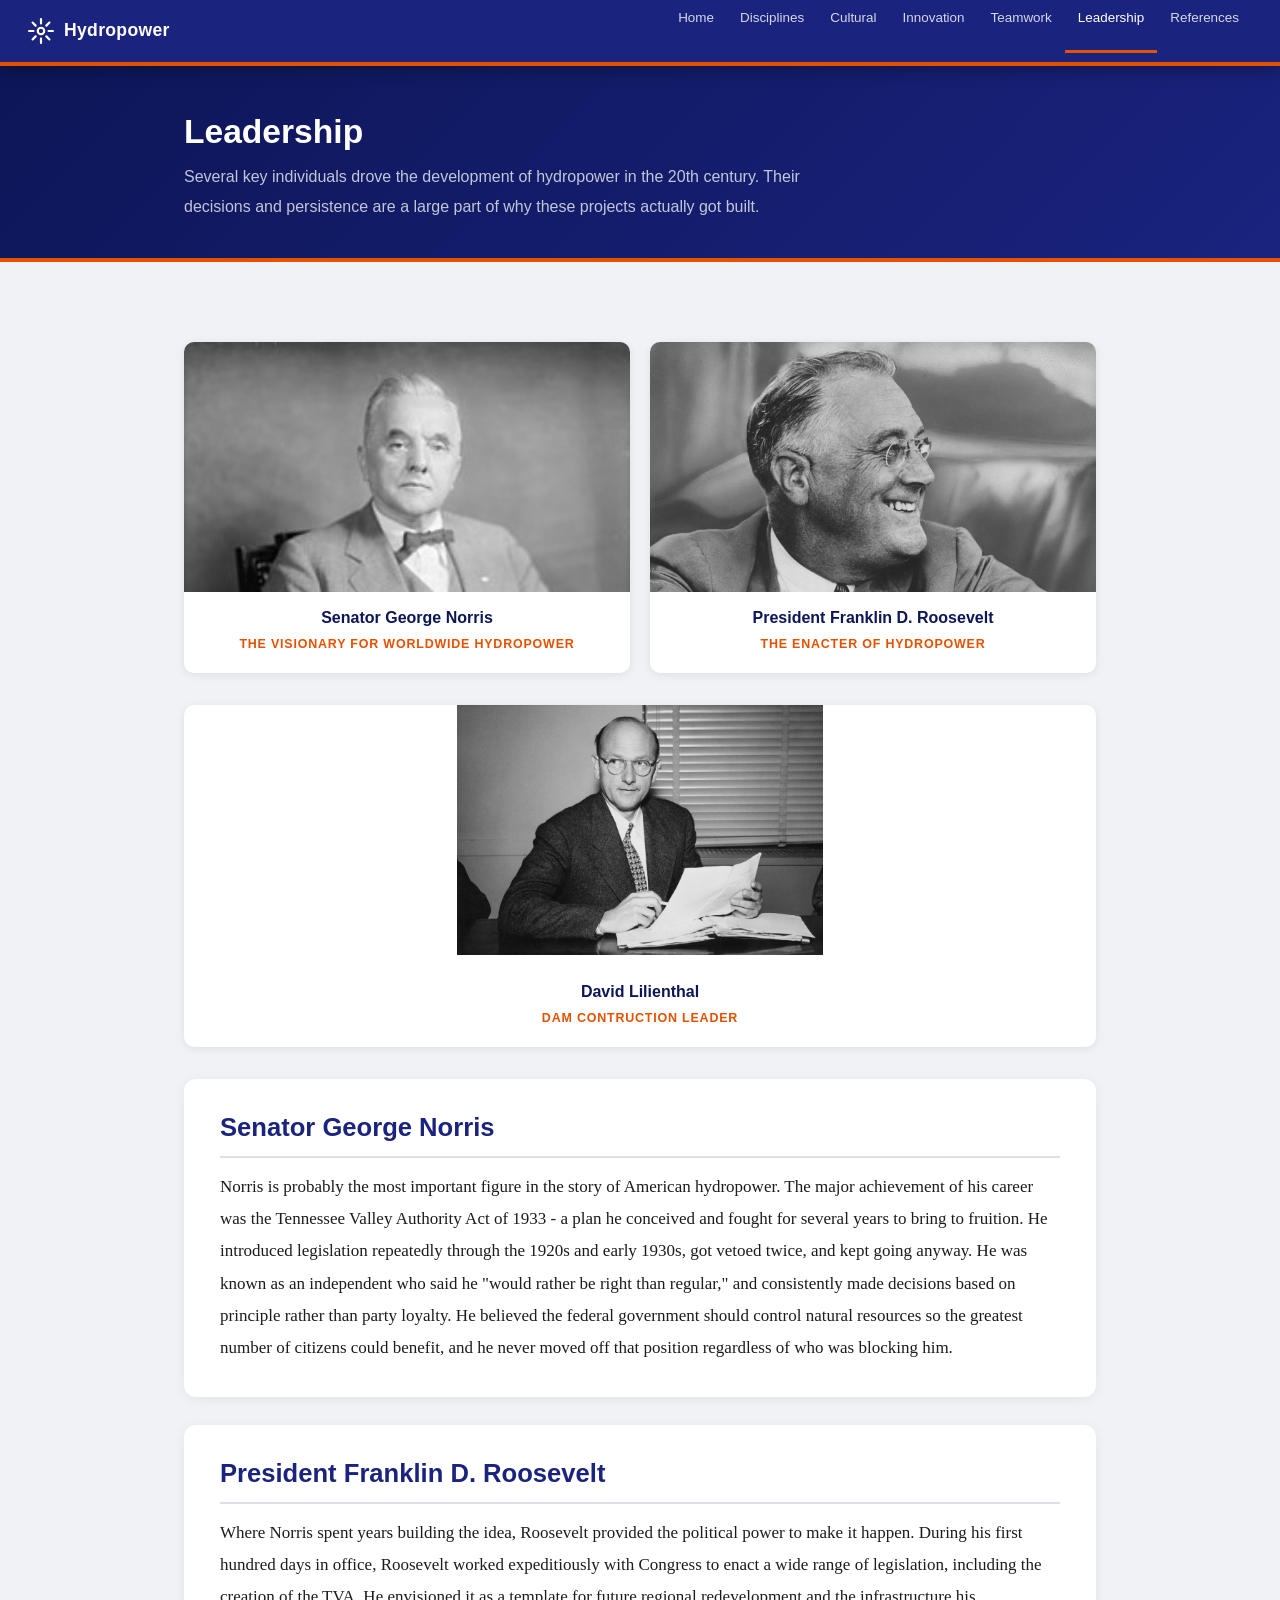
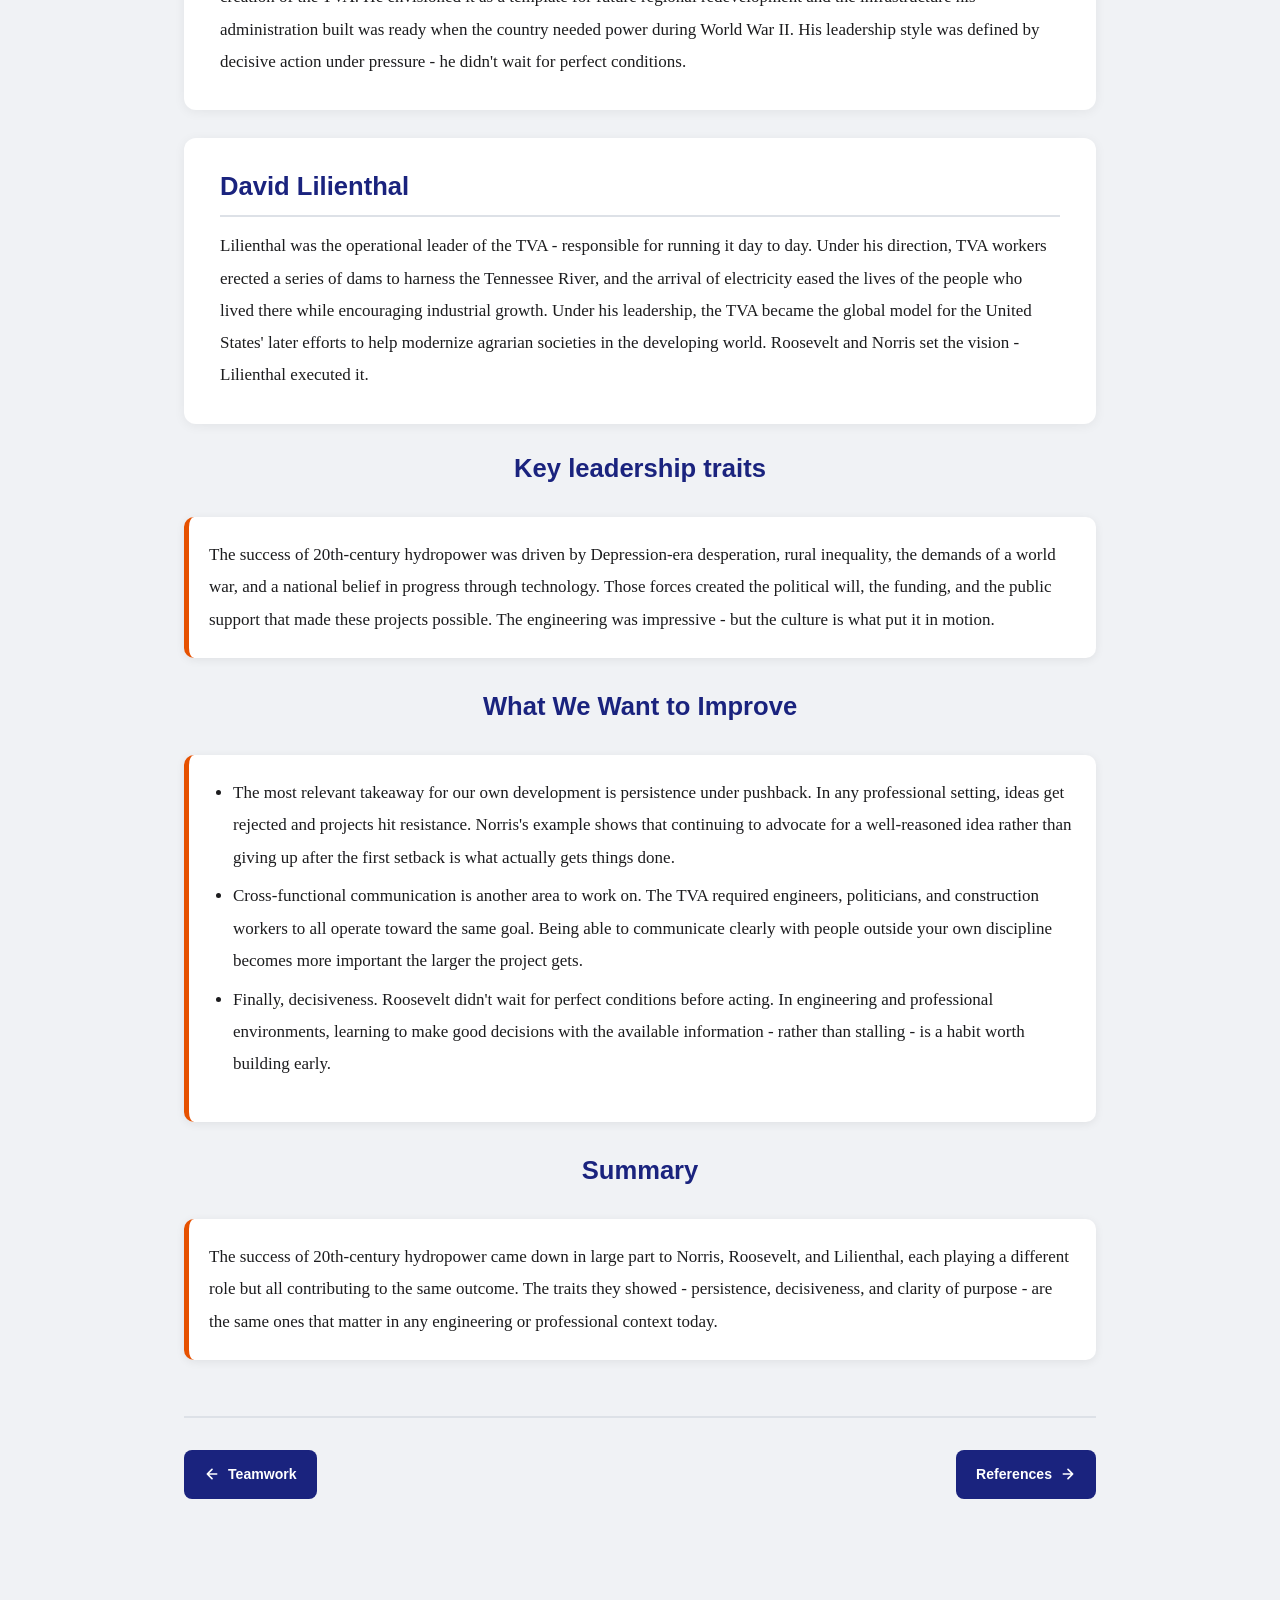
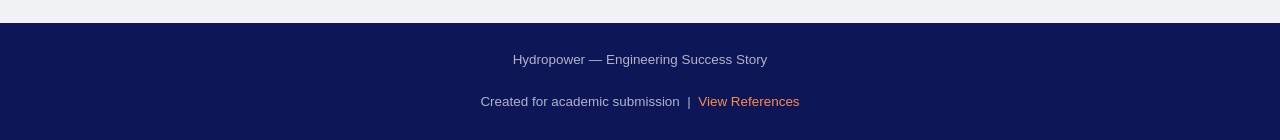
<file: page5-leadership.html>
<!DOCTYPE html>
<html lang="en">
<head>
  <meta charset="UTF-8" />
  <meta name="viewport" content="width=device-width, initial-scale=1.0" />
  <title>Leadership | Hydropower</title>
  <link rel="stylesheet" href="styles.css" />
</head>
<body>

  <!-- ══ HEADER / NAV ══ -->
  <header>
    <a href="index.html" class="nav-logo" aria-label="Site home">
      <svg width="26" height="26" viewBox="0 0 24 24" fill="none" stroke="currentColor"
           stroke-width="2" stroke-linecap="round" stroke-linejoin="round" aria-hidden="true">
        <circle cx="12" cy="12" r="3"/>
        <path d="M12 1v4M12 19v4M4.22 4.22l2.83 2.83M16.95 16.95l2.83 2.83
                 M1 12h4M19 12h4M4.22 19.78l2.83-2.83M16.95 7.05l2.83-2.83"/>
      </svg>
      Hydropower
    </a>
    <nav>
      <ul class="nav-links">
        <li><a href="index.html">Home</a></li>
        <li><a href="page1-disciplines.html">Disciplines</a></li>
        <li><a href="page2-cultural.html">Cultural</a></li>
        <li><a href="page3-innovation.html">Innovation</a></li>
        <li><a href="page4-teamwork.html">Teamwork</a></li>
        <li><a href="page5-leadership.html" class="active">Leadership</a></li>
        <li><a href="page6-references.html">References</a></li>
      </ul>
      <button class="hamburger" id="hamburger" aria-label="Open navigation menu" aria-expanded="false">
        <span class="bar"></span><span class="bar"></span><span class="bar"></span>
      </button>
    </nav>
    <nav class="mobile-nav" id="mobileNav">
      <a href="index.html">Home</a>
      <a href="page1-disciplines.html">Engineering Disciplines</a>
      <a href="page2-cultural.html">Cultural Connections</a>
      <a href="page3-innovation.html">Innovation</a>
      <a href="page4-teamwork.html">Teamwork</a>
      <a href="page5-leadership.html" class="active">Leadership</a>
      <a href="page6-references.html">References</a>
    </nav>
  </header>

  <!-- ══ PAGE HEADER ══ -->
  <div class="page-header">
    <div class="container" style="padding-top:0; padding-bottom:0;">
      <h1>Leadership</h1>
      <p class="page-desc">
        Several key individuals drove the development of hydropower in the 20th century. 
        Their decisions and persistence are a large part of why these projects actually got built.
      </p>
    </div>
  </div>

  <!-- ══ MAIN CONTENT ══ -->
  <main class="container">

    <!-- Person Cards -->
    <div class="person-grid">
      <div class="person-card">
        <img src="images/norris.jpg"
             alt="Senator George Norris" 
             style="width: 100%; height: 250px; object-fit: cover; object-position: top;"/>
        <div class="person-card-body">
          <h3>Senator George Norris</h3>
          <div class="role">The visionary for worldwide hydropower</div>
        </div>
      </div>
      <div class="person-card">
        <img src="images/fdr.png"
             alt="Portrait placeholder for Karl Benz, inventor of the first automobile" style="width: 100%; height: 250px; object-fit: cover; object-position: top;"/>
        <div class="person-card-body">
          <h3>President Franklin D. Roosevelt</h3>
          <div class="role">The enacter of hydropower</div>
        </div>
      </div>
    </div>
    <div class="person-grid-center">
      <div class="person-card-center">
        <img src="images/david.jpg"
             alt="Portrait placeholder for Gottlieb Daimler, automotive pioneer"
             style="height: 250px"/>
        <div class="person-card-body">
          <h3>David Lilienthal</h3>
          <div class="role">Dam contruction leader</div>
        </div>
      </div>
    </div>

    <div class="content-section">
      <h2>Senator George Norris</h2>
      <p>
        Norris is probably the most important figure in the story of American hydropower. 
        The major achievement of his career was the Tennessee Valley Authority Act of 1933 - 
        a plan he conceived and fought for several years to bring to fruition. He introduced 
        legislation repeatedly through the 1920s and early 1930s, got vetoed twice, and kept going anyway. 
        He was known as an independent who said he "would rather be right than regular," and consistently made 
        decisions based on principle rather than party loyalty. He believed the federal government should control 
        natural resources so the greatest number of citizens could benefit, and he never moved off that position 
        regardless of who was blocking him.
      </p>
    </div>

    <div class="content-section">
      <h2>President Franklin D. Roosevelt</h2>
      <p>
        Where Norris spent years building the idea, Roosevelt provided the political power to make it happen. 
        During his first hundred days in office, Roosevelt worked expeditiously with Congress to enact a wide 
        range of legislation, including the creation of the TVA. He envisioned it as a template for future regional 
        redevelopment and the infrastructure his administration built was ready when the country needed power during 
        World War II. His leadership style was defined by decisive action under pressure - he didn't wait for perfect 
        conditions.
      </p>
    </div>

    <div class="content-section">
      <h2>David Lilienthal</h2>
      <p>
        Lilienthal was the operational leader of the TVA - 
        responsible for running it day to day. Under his direction, TVA workers erected a series of dams 
        to harness the Tennessee River, and the arrival of electricity eased the lives of the people who lived 
        there while encouraging industrial growth. Under his leadership, the TVA became the global model for the 
        United States' later efforts to help modernize agrarian societies in the developing world. Roosevelt and 
        Norris set the vision - Lilienthal executed it.
      </p>
    </div>
    <h2 style="margin-top:0; text-align: center;">Key leadership traits</h2>
      <div class="summary-card-spaced">
        <div class="card-label"></div>
        <p>The success of 20th-century hydropower was driven by Depression-era desperation, 
        rural inequality, the demands of a world war, and a national belief in progress through technology. 
        Those forces created the political will, the funding, and the public support that made these projects 
        possible. The engineering was impressive - but the culture is what put it in motion.</p>
      </div>
   <h2 style="margin-top:0; text-align: center;">What We Want to Improve</h2>
      <div class="summary-card-spaced">
        <div class="card-label"></div>
        <ul>
          <li>The most relevant takeaway for our own development is persistence under pushback. In any professional 
            setting, ideas get rejected and projects hit resistance. Norris's example shows that continuing to 
            advocate for a well-reasoned idea rather than giving up after the first setback is what actually gets 
            things done.
          </li>
          <li>Cross-functional communication is another area to work on. The TVA required engineers, 
            politicians, and construction workers to all operate toward the same goal. Being able to communicate 
            clearly with people outside your own discipline becomes more important the larger the project gets.</li>
          <li>Finally, decisiveness. Roosevelt didn't wait for perfect conditions before acting. 
            In engineering and professional environments, learning to make good decisions with the available 
            information - rather than stalling - is a habit worth building early.
          </li>
        </ul>
      </div>

    <h2 style="margin-top:0; text-align: center;">Summary</h2>
      <div class="summary-card-spaced">
        <div class="card-label"></div>
        <p>The success of 20th-century hydropower came down in large part to Norris, 
          Roosevelt, and Lilienthal, each playing a different role but all contributing to the
          same outcome. The traits they showed - persistence, decisiveness, and clarity of purpose - are the 
          same ones that matter in any engineering or professional context today.
        </p>
      </div>

    <!-- Prev / Next -->
    <nav class="page-nav" aria-label="Page navigation">
      <a href="page4-teamwork.html">
        <svg width="16" height="16" viewBox="0 0 24 24" fill="none" stroke="currentColor"
             stroke-width="2.5" stroke-linecap="round" stroke-linejoin="round" aria-hidden="true">
          <path d="M19 12H5M12 19l-7-7 7-7"/>
        </svg>
        Teamwork
      </a>
      <a href="page6-references.html" class="next">
        References
        <svg width="16" height="16" viewBox="0 0 24 24" fill="none" stroke="currentColor"
             stroke-width="2.5" stroke-linecap="round" stroke-linejoin="round" aria-hidden="true">
          <path d="M5 12h14M12 5l7 7-7 7"/>
        </svg>
      </a>
    </nav>

  </main>

  <footer>
    <p>Hydropower — Engineering Success Story</p>
    <p>Created for academic submission &nbsp;|&nbsp;
       <a href="page6-references.html">View References</a></p>
  </footer>

  <script>
    const hamburger = document.getElementById('hamburger');
    const mobileNav = document.getElementById('mobileNav');
    hamburger.addEventListener('click', () => {
      const isOpen = mobileNav.classList.toggle('open');
      hamburger.classList.toggle('open', isOpen);
      hamburger.setAttribute('aria-expanded', isOpen);
    });
    mobileNav.querySelectorAll('a').forEach(link => {
      link.addEventListener('click', () => {
        mobileNav.classList.remove('open');
        hamburger.classList.remove('open');
        hamburger.setAttribute('aria-expanded', false);
      });
    });
  </script>
</body>
</html>
</file>
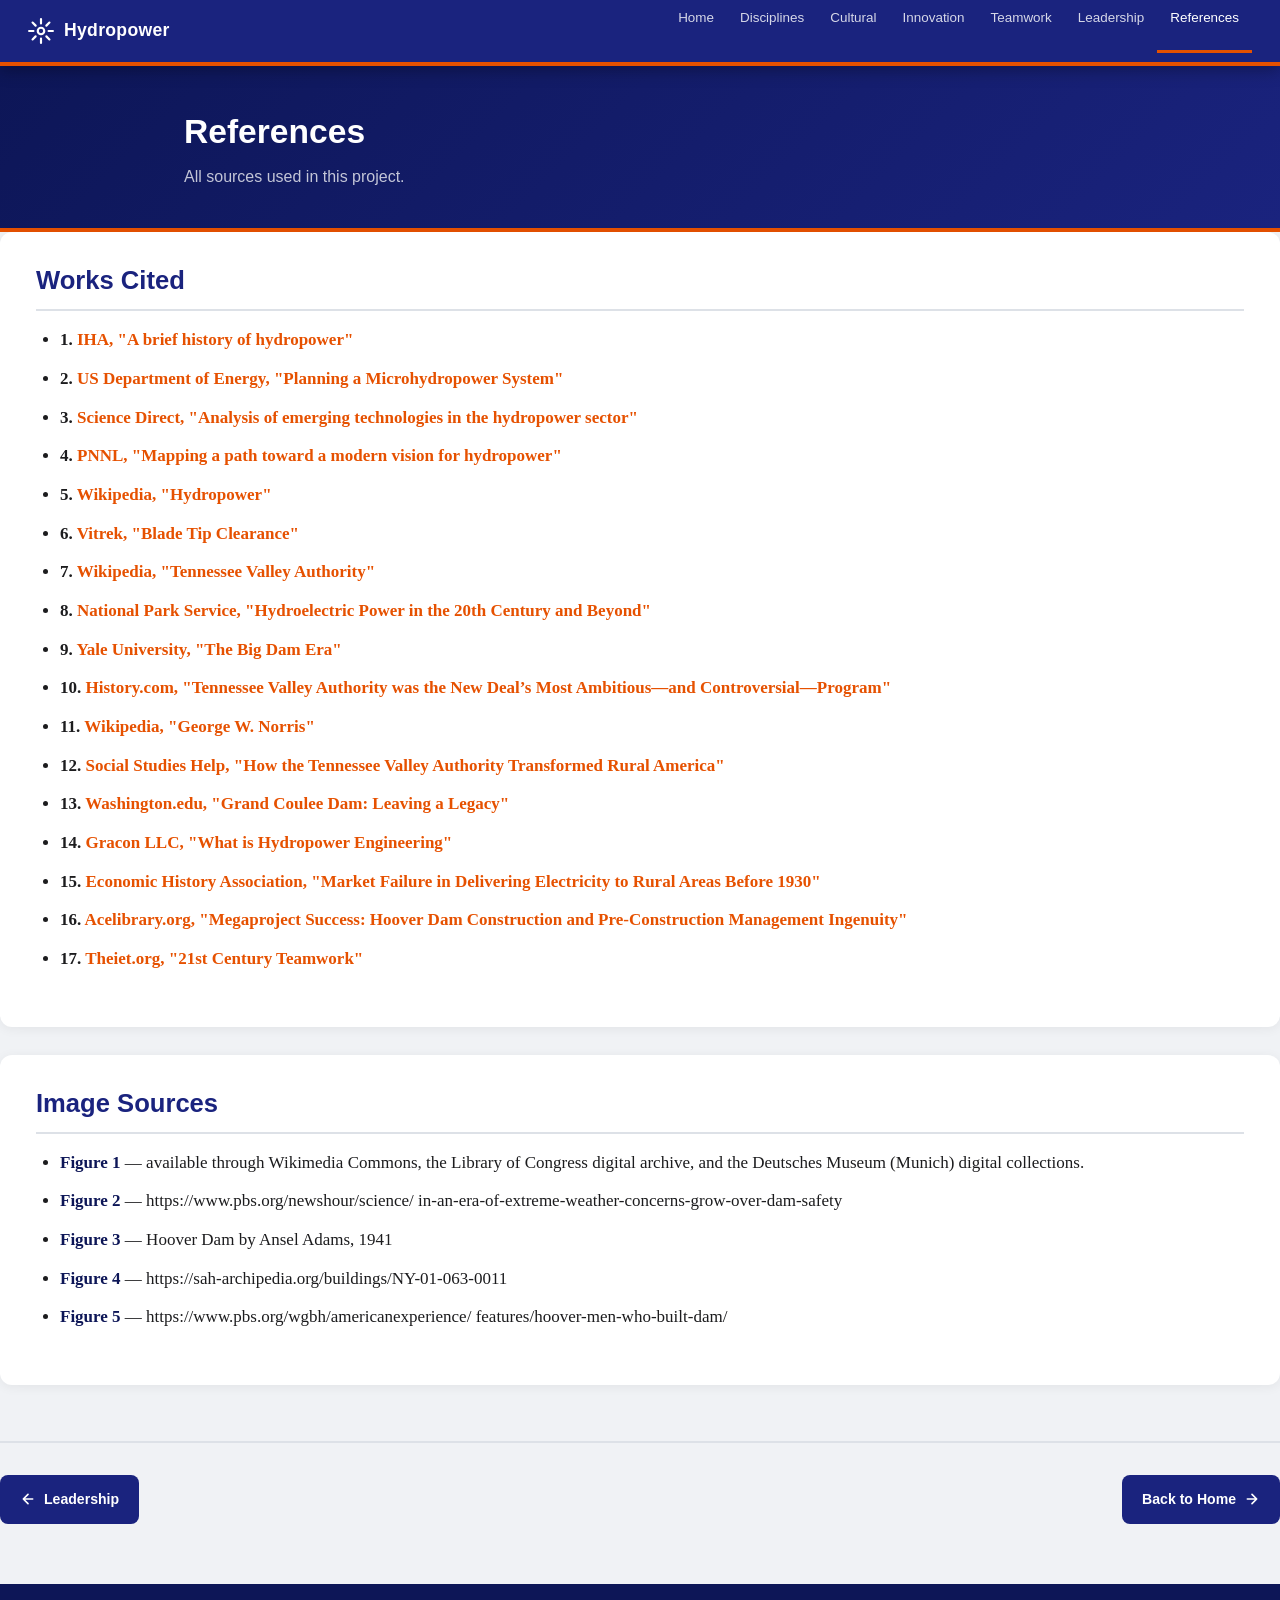
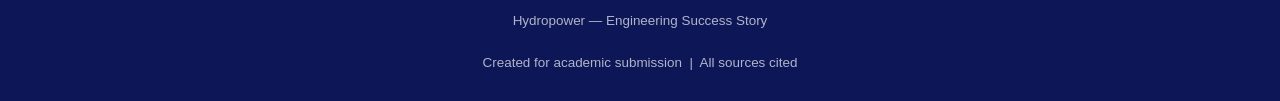
<file: page6-references.html>
<!DOCTYPE html>
<html lang="en">
<head>
  <meta charset="UTF-8" />
  <meta name="viewport" content="width=device-width, initial-scale=1.0" />
  <title>References | Hydropower</title>
  <link rel="stylesheet" href="styles.css" />
</head>
<body>

  <!-- ══ HEADER / NAV ══ -->
  <header>
    <a href="index.html" class="nav-logo" aria-label="Site home">
      <svg width="26" height="26" viewBox="0 0 24 24" fill="none" stroke="currentColor"
           stroke-width="2" stroke-linecap="round" stroke-linejoin="round" aria-hidden="true">
        <circle cx="12" cy="12" r="3"/>
        <path d="M12 1v4M12 19v4M4.22 4.22l2.83 2.83M16.95 16.95l2.83 2.83
                 M1 12h4M19 12h4M4.22 19.78l2.83-2.83M16.95 7.05l2.83-2.83"/>
      </svg>
      Hydropower
    </a>
    <nav>
      <ul class="nav-links">
        <li><a href="index.html">Home</a></li>
        <li><a href="page1-disciplines.html">Disciplines</a></li>
        <li><a href="page2-cultural.html">Cultural</a></li>
        <li><a href="page3-innovation.html">Innovation</a></li>
        <li><a href="page4-teamwork.html">Teamwork</a></li>
        <li><a href="page5-leadership.html">Leadership</a></li>
        <li><a href="page6-references.html" class="active">References</a></li>
      </ul>
      <button class="hamburger" id="hamburger" aria-label="Open navigation menu" aria-expanded="false">
        <span class="bar"></span><span class="bar"></span><span class="bar"></span>
      </button>
    </nav>
    <nav class="mobile-nav" id="mobileNav">
      <a href="index.html">Home</a>
      <a href="page1-disciplines.html">Engineering Disciplines</a>
      <a href="page2-cultural.html">Cultural Connections</a>
      <a href="page3-innovation.html">Innovation</a>
      <a href="page4-teamwork.html">Teamwork</a>
      <a href="page5-leadership.html">Leadership</a>
      <a href="page6-references.html" class="active">References</a>
    </nav>
  </header>

  <!-- ══ PAGE HEADER ══ -->
  <div class="page-header">
    <div class="container" style="padding-top:0; padding-bottom:0;">
      <h1>References</h1>
      <p class="page-desc">
        All sources used in this project.
      </p>
    </div>
  </div>

    <!-- REFERENCE LIST -->
    <div class="content-section">
      <h2>Works Cited</h2>

      <ul>

        <li>
          <b>1. <a href="https://www.hydropower.org/iha/discover-history-of-hydropower" target="_blank">IHA, "A brief history of hydropower"</a></b>
        </li>

        <li>
          <b>2. <a href="https://www.energy.gov/energysaver/planning-microhydropower-system" target="_blank">US Department of Energy, "Planning a Microhydropower System"</a></b>
        </li>

        <li>
          <b>3. <a href="https://www.sciencedirect.com/science/article/pii/S1364032119304575" target="_blank">Science Direct, "Analysis of emerging technologies in the hydropower sector"</a></b>
        </li>

        <li>
          <b>4. <a href="https://hydropowervision.pnnl.gov/" target="_blank">PNNL, "Mapping a path toward a modern vision for hydropower"</a></b>
        </li>

        <li>
          <b>5. <a href="https://en.wikipedia.org/wiki/Hydropower" target="_blank">Wikipedia, "Hydropower"</a></b>
        </li>

        <li>
          <b>6. <a href="https://vitrek.com/applications/blade-tip-clearance/#:~:text=When%20it%20comes%20to%20turbines,essential%20for%20safe,%20reliable%20operation" target="_blank">Vitrek, "Blade Tip Clearance"</a></b>
        </li>

        <li>
          <b>7. <a href="https://en.wikipedia.org/wiki/Tennessee_Valley_Authority" target="_blank">Wikipedia, "Tennessee Valley Authority"</a></b>
        </li>

        <li>
          <b>8. <a href="https://www.nps.gov/articles/7-hydroelectric-power-in-the-20th-century-and-beyond.htm" target="_blank">National Park Service, "Hydroelectric Power in the 20th Century and Beyond"</a></b>
        </li>

        <li>
          <b>9. <a href="https://energyhistory.yale.edu/the-big-dam-era/" target="_blank">Yale University, "The Big Dam Era"</a></b>
        </li>

        <li>
          <b>10. <a href="https://www.history.com/articles/tennessee-valley-authority-new-deal-progress-controversy" target="_blank">History.com, "Tennessee Valley Authority was the New Deal’s Most Ambitious—and Controversial—Program"</a></b>
        </li>

        <li>
          <b>11. <a href="https://en.wikipedia.org/wiki/George_W._Norris" target="_blank">Wikipedia, "George W. Norris"</a></b>
        </li>

        <li>
          <b>12. <a href="https://socialstudieshelp.com/american-history-topics/how-the-tennessee-valley-authority-transformed-rural-america/" target="_blank">Social Studies Help, "How the Tennessee Valley Authority Transformed Rural America"</a></b>
        </li>

        <li>
          <b>13. <a href="https://depts.washington.edu/depress/grand_coulee.shtml" target="_blank">Washington.edu, "Grand Coulee Dam: Leaving a Legacy"  </a></b>
        </li>

        <li>
          <b>14. <a href="https://graconllc.com/what-is-hydropower-engineering/" target="_blank">Gracon LLC, "What is Hydropower Engineering"</a></b>
        </li>

        <li>
          <b>15. <a href="https://eh.net/encyclopedia/rural-electrification-administration/" target="_blank">Economic History Association, "Market Failure in Delivering Electricity to Rural Areas Before 1930"</a></b>
        </li>

        <li>
          <b>16. <a href="https://ascelibrary.org/doi/10.1061/41141%28390%2917" target="_blank">Acelibrary.org, "Megaproject Success: Hoover Dam Construction and Pre-Construction Management Ingenuity"</a></b>
        </li>

        <li>
          <b>17. <a href="https://eandt.theiet.org/2009/10/19/21st-century-teamwork" target="_blank">Theiet.org, "21st Century Teamwork"</a></b>
    </div>

    <div class="content-section">
      <h2>Image Sources</h2>
      <ul>
        <li>
          <strong>Figure 1</strong> — available
          through Wikimedia Commons, the Library of Congress digital archive, and the
          Deutsches Museum (Munich) digital collections.
        </li>
        <li>
          <strong>Figure 2</strong> — https://www.pbs.org/newshour/science/
          in-an-era-of-extreme-weather-concerns-grow-over-dam-safety
        </li>
        <li>
          <strong>Figure 3</strong> — Hoover Dam by Ansel Adams, 1941
        </li>
        <li>
          <strong>Figure 4</strong> — https://sah-archipedia.org/buildings/NY-01-063-0011
        </li>
        <li>
          <strong>Figure 5</strong> — https://www.pbs.org/wgbh/americanexperience/
          features/hoover-men-who-built-dam/
        </li>
    </div>

    <!-- Prev -->
    <nav class="page-nav" aria-label="Page navigation">
      <a href="page5-leadership.html">
        <svg width="16" height="16" viewBox="0 0 24 24" fill="none" stroke="currentColor"
             stroke-width="2.5" stroke-linecap="round" stroke-linejoin="round" aria-hidden="true">
          <path d="M19 12H5M12 19l-7-7 7-7"/>
        </svg>
        Leadership
      </a>
      <a href="index.html" class="next">
        Back to Home
        <svg width="16" height="16" viewBox="0 0 24 24" fill="none" stroke="currentColor"
             stroke-width="2.5" stroke-linecap="round" stroke-linejoin="round" aria-hidden="true">
          <path d="M5 12h14M12 5l7 7-7 7"/>
        </svg>
      </a>
    </nav>

  </main>

  <footer>
    <p>Hydropower — Engineering Success Story</p>
    <p>Created for academic submission &nbsp;|&nbsp; All sources cited</p>
  </footer>

  <script>
    const hamburger = document.getElementById('hamburger');
    const mobileNav = document.getElementById('mobileNav');
    hamburger.addEventListener('click', () => {
      const isOpen = mobileNav.classList.toggle('open');
      hamburger.classList.toggle('open', isOpen);
      hamburger.setAttribute('aria-expanded', isOpen);
    });
    mobileNav.querySelectorAll('a').forEach(link => {
      link.addEventListener('click', () => {
        mobileNav.classList.remove('open');
        hamburger.classList.remove('open');
        hamburger.setAttribute('aria-expanded', false);
      });
    });
  </script>
</body>
</html>
</file>
<file: styles.css>
/* ================================================================
   styles.css — Internal Combustion Engine: Engineering Success
   Shared stylesheet for all pages
   ================================================================ */

/* ── Reset & Custom Properties ── */
*, *::before, *::after {
  box-sizing: border-box;
  margin: 0;
  padding: 0;
}

:root {
  --primary:       #1a237e;   /* deep navy  */
  --primary-dark:  #0d1657;
  --primary-mid:   #283593;
  --accent:        #e65100;   /* engineering orange */
  --accent-light:  #ff8a50;
  --bg:            #f0f2f5;
  --surface:       #ffffff;
  --text:          #1c1c1e;
  --text-muted:    #5f6368;
  --border:        #dde1e7;
  --nav-height:    66px;
}

html { scroll-behavior: smooth; }

body {
  font-family: Georgia, 'Times New Roman', serif;
  background: var(--bg);
  color: var(--text);
  line-height: 1.9;
  font-size: 1.0625rem;
}

/* ── Typography ── */
h1, h2, h3, h4 {
  font-family: 'Segoe UI', Arial, Helvetica, sans-serif;
  line-height: 1.3;
  color: var(--primary);
}

h1 { font-size: 2.25rem; margin-bottom: 0.6rem; }
h2 { font-size: 1.6rem;  margin: 2.2rem 0 0.8rem; }
h3 { font-size: 1.15rem; margin: 1.6rem 0 0.5rem; color: var(--accent); }
h4 { font-size: 1rem;    margin: 1.2rem 0 0.4rem; color: var(--primary-mid); }

p { margin-bottom: 1.2rem; }
p:last-child { margin-bottom: 0; }

a { color: var(--accent); text-decoration: none; }
a:hover { text-decoration: underline; }

ul, ol { padding-left: 1.5rem; margin-bottom: 1.2rem; }
li { margin-bottom: 0.4rem; }

strong { color: var(--primary-dark); }

/* ── Header & Navigation ── */
header {
  position: sticky;
  top: 0;
  z-index: 1000;
  height: var(--nav-height);
  background: var(--primary);
  border-bottom: 4px solid var(--accent);
  display: flex;
  align-items: center;
  justify-content: space-between;
  padding: 0 1.75rem;
  box-shadow: 0 3px 16px rgba(0,0,0,0.35);
}

.nav-logo {
  display: flex;
  align-items: center;
  gap: 10px;
  color: #fff;
  font-family: 'Segoe UI', Arial, sans-serif;
  font-size: 1.1rem;
  font-weight: 700;
  letter-spacing: 0.3px;
  text-decoration: none;
  flex-shrink: 0;
  white-space: nowrap;
}

.nav-logo svg { flex-shrink: 0; }

.nav-logo:hover { text-decoration: none; opacity: 0.9; }

/* Desktop links */
.nav-links {
  display: flex;
  align-items: center;
  list-style: none;
  gap: 0;
  height: var(--nav-height);
}

.nav-links li { height: 100%; display: flex; align-items: center; }

.nav-links a {
  display: flex;
  align-items: center;
  height: 100%;
  padding: 0 13px;
  color: rgba(255,255,255,0.82);
  font-family: 'Segoe UI', Arial, sans-serif;
  font-size: 0.84rem;
  font-weight: 500;
  text-decoration: none;
  border-bottom: 3px solid transparent;
  transition: color 0.2s, border-color 0.2s;
  white-space: nowrap;
  margin-top: 3px;  /* offset for border-bottom */
}

.nav-links a:hover,
.nav-links a.active {
  color: #fff;
  border-bottom-color: var(--accent);
  text-decoration: none;
}

/* Hamburger button */
.hamburger {
  display: none;
  flex-direction: column;
  gap: 5px;
  background: none;
  border: none;
  cursor: pointer;
  padding: 8px;
  border-radius: 6px;
  transition: background 0.2s;
  flex-shrink: 0;
}

.hamburger:hover { background: rgba(255,255,255,0.12); }

.hamburger .bar {
  width: 24px;
  height: 3px;
  background: #fff;
  border-radius: 3px;
  transition: all 0.3s ease;
  display: block;
}

.hamburger.open .bar:nth-child(1) { transform: translateY(8px) rotate(45deg); }
.hamburger.open .bar:nth-child(2) { opacity: 0; transform: scaleX(0); }
.hamburger.open .bar:nth-child(3) { transform: translateY(-8px) rotate(-45deg); }

/* Mobile dropdown nav */
.mobile-nav {
  display: none;
  position: absolute;
  top: var(--nav-height);
  left: 0;
  right: 0;
  background: var(--primary-dark);
  border-bottom: 3px solid var(--accent);
  flex-direction: column;
  box-shadow: 0 8px 24px rgba(0,0,0,0.45);
}

.mobile-nav.open { display: flex; }

.mobile-nav a {
  padding: 13px 22px;
  color: rgba(255,255,255,0.85);
  font-family: 'Segoe UI', Arial, sans-serif;
  font-size: 0.93rem;
  font-weight: 500;
  border-bottom: 1px solid rgba(255,255,255,0.07);
  text-decoration: none;
  transition: background 0.2s, color 0.2s, padding-left 0.2s;
}

.mobile-nav a:hover  { background: rgba(230,81,0,0.18); color: #fff; padding-left: 30px; }
.mobile-nav a.active { color: var(--accent-light); }
.mobile-nav a:last-child { border-bottom: none; }

/* ── Hero Section ── */
.hero {
  background: linear-gradient(150deg, var(--primary-dark) 0%, var(--primary) 50%, var(--primary-mid) 100%);
  color: #fff;
  padding: 72px 1.5rem 60px;
  text-align: center;
  position: relative;
  overflow: hidden;
}

.hero::after {
  content: '';
  position: absolute;
  inset: 0;
  background: url("data:image/svg+xml,%3Csvg width='60' height='60' viewBox='0 0 60 60' xmlns='http://www.w3.org/2000/svg'%3E%3Cg fill='none' fill-rule='evenodd'%3E%3Cg fill='%23ffffff' fill-opacity='0.03'%3E%3Cpath d='M36 34v-4h-2v4h-4v2h4v4h2v-4h4v-2h-4zm0-30V0h-2v4h-4v2h4v4h2V6h4V4h-4zM6 34v-4H4v4H0v2h4v4h2v-4h4v-2H6zM6 4V0H4v4H0v2h4v4h2V6h4V4H6z'/%3E%3C/g%3E%3C/g%3E%3C/svg%3E");
  pointer-events: none;
}

.hero-inner { position: relative; z-index: 1; }

.hero-badge {
  display: inline-block;
  background: var(--accent);
  color: #fff;
  font-family: 'Segoe UI', Arial, sans-serif;
  font-size: 0.75rem;
  font-weight: 700;
  letter-spacing: 1.8px;
  text-transform: uppercase;
  padding: 5px 14px;
  border-radius: 20px;
  margin-bottom: 18px;
}

.hero h1 {
  color: #fff;
  font-size: 2.7rem;
  max-width: 820px;
  margin: 0 auto 1rem;
  text-shadow: 0 2px 8px rgba(0,0,0,0.25);
}

.hero .subtitle {
  font-family: 'Segoe UI', Arial, sans-serif;
  font-size: 1.1rem;
  color: rgba(255,255,255,0.82);
  max-width: 640px;
  margin: 0 auto;
  line-height: 1.75;
}

/* ── Page Header (non-home pages) ── */
.page-header {
  background: linear-gradient(135deg, var(--primary-dark) 0%, var(--primary) 100%);
  padding: 44px 1.5rem 36px;
  color: #fff;
  border-bottom: 4px solid var(--accent);
}

.page-header .page-label {
  font-family: 'Segoe UI', Arial, sans-serif;
  font-size: 0.75rem;
  font-weight: 700;
  letter-spacing: 2px;
  text-transform: uppercase;
  color: var(--accent-light);
  margin-bottom: 8px;
}

.page-header h1 {
  color: #fff;
  font-size: 2.1rem;
  margin-bottom: 0.5rem;
}

.page-header .page-desc {
  font-family: 'Segoe UI', Arial, sans-serif;
  font-size: 1rem;
  color: rgba(255,255,255,0.75);
  max-width: 680px;
}

/* ── Main Container ── */
.container {
  max-width: 960px;
  margin: 0 auto;
  padding: 48px 1.5rem 64px;
}

/* ── Content Cards / Sections ── */
.content-section {
  background: var(--surface);
  border-radius: 12px;
  padding: 32px 36px;
  margin-bottom: 28px;
  box-shadow: 0 2px 12px rgba(0,0,0,0.06);
}

.content-section > h2:first-child {
  margin-top: 0;
  padding-bottom: 12px;
  border-bottom: 2px solid var(--border);
}

/* ── Info Summary Grid (Home page) ── */
.summary-grid {
  display: grid;
  grid-template-columns: repeat(auto-fit, minmax(270px, 1fr));
  gap: 18px;
  margin: 2rem 0;
}

.summary-card {
  background: var(--surface);
  border-radius: 10px;
  padding: 22px 20px;
  border-left: 5px solid var(--accent);
  box-shadow: 0 2px 10px rgba(0,0,0,0.07);
}

.summary-card img {
  width: 100%;   
  height: 250px;   
  display: block;   
  border-radius: 6px; 
  
  object-fit: cover;    
  object-position: top; 
}

.summary-grid-centered {
  display: grid;
  grid-template-columns: repeat(auto-fit, minmax(270px, 1fr));
  place-content: center;
  gap: 18px;
  margin: 2rem 0;
}

.summary-card-spaced {
  background: var(--surface);
  border-radius: 10px;
  padding: 22px 20px;
  border-left: 5px solid var(--accent);
  box-shadow: 0 2px 10px rgba(0,0,0,0.07);
  gap: 18px;
  margin: 2rem 0;
}

.summary-card .card-label {
  font-family: 'Segoe UI', Arial, sans-serif;
  font-size: 0.72rem;
  font-weight: 700;
  letter-spacing: 2px;
  text-transform: uppercase;
  color: var(--accent);
  margin-bottom: 6px;
}

.summary-card h3 {
  font-size: 1rem;
  margin: 0 0 6px;
  color: var(--primary-dark);
}

.summary-card p { margin: 0; font-size: 0.92rem; color: var(--text-muted); line-height: 1.65; }

/* ── Discipline Cards Grid ── */
.discipline-grid {
  display: grid;
  grid-template-columns: repeat(auto-fit, minmax(260px, 1fr));
  gap: 20px;
  margin: 2rem 0;
}

.discipline-card {
  background: var(--surface);
  border-radius: 10px;
  overflow: hidden;
  box-shadow: 0 2px 10px rgba(0,0,0,0.08);
  border-top: 5px solid var(--primary);
  transition: transform 0.2s, box-shadow 0.2s;
}

.discipline-card:hover {
  transform: translateY(-3px);
  box-shadow: 0 6px 20px rgba(0,0,0,0.12);
}

.discipline-card.orange { border-top-color: var(--accent); }
.discipline-card.green  { border-top-color: #2e7d32; }
.discipline-card.teal   { border-top-color: #00695c; }
.discipline-card.purple { border-top-color: #6a1b9a; }
.discipline-card.red    { border-top-color: #c62828; }

.discipline-card-body { padding: 22px 20px; }
.discipline-card-body h3 { font-size: 1rem; margin: 0 0 8px; color: var(--primary); }
.discipline-card-body p  { font-size: 0.9rem; color: var(--text-muted); margin: 0; line-height: 1.7; }

/* ── Timeline ── */
.timeline {
  position: relative;
  margin: 2rem 0;
  padding-left: 36px;
}

.timeline::before {
  content: '';
  position: absolute;
  left: 11px;
  top: 8px;
  bottom: 8px;
  width: 3px;
  background: linear-gradient(to bottom, var(--primary), var(--accent));
  border-radius: 2px;
}

.timeline-item {
  position: relative;
  margin-bottom: 30px;
  background: var(--surface);
  border-radius: 10px;
  padding: 20px 22px;
  box-shadow: 0 2px 8px rgba(0,0,0,0.07);
}

.timeline-item::before {
  content: '';
  position: absolute;
  left: -30px;
  top: 22px;
  width: 14px;
  height: 14px;
  border-radius: 50%;
  background: var(--accent);
  border: 3px solid var(--bg);
  box-shadow: 0 0 0 2px var(--accent);
}

.timeline-item .year {
  font-family: 'Segoe UI', Arial, sans-serif;
  font-size: 0.78rem;
  font-weight: 700;
  letter-spacing: 1.5px;
  text-transform: uppercase;
  color: var(--accent);
  margin-bottom: 4px;
}

.timeline-item h3 { font-size: 1.05rem; margin: 0 0 8px; color: var(--primary); }
.timeline-item p  { font-size: 0.93rem; color: var(--text-muted); margin: 0; line-height: 1.75; }

/* ── Person Cards ── */
.person-grid {
  display: grid;
  grid-template-columns: repeat(auto-fit, minmax(220px, 1fr));
  gap: 20px;
  margin: 2rem 0;
}

.person-card {
  background: var(--surface);
  border-radius: 10px;
  overflow: hidden;
  box-shadow: 0 2px 10px rgba(0,0,0,0.08);
  text-align: center;
  transition: transform 0.2s, box-shadow 0.2s;
}

.person-card-center {
  background: var(--surface);
  border-radius: 10px;
  overflow: hidden;
  box-shadow: 0 2px 10px rgba(0,0,0,0.08);
  text-align: center;
  transition: transform 0.2s, box-shadow 0.2s;
  gap: 20px;
  margin: 2rem 0;
}

.person-card:hover {
  transform: translateY(-3px);
  box-shadow: 0 6px 20px rgba(0,0,0,0.12);
}

.person-card-center:hover {
  transform: translateY(-3px);
  box-shadow: 0 6px 20px rgba(0,0,0,0.12);
}

.person-card img {
  width: 100%;
  height: 175px;
  object-fit: cover;
  display: block;
}

.person-card-body { padding: 16px 14px; }
.person-card-body h3 { font-size: 1rem; margin: 0 0 4px; color: var(--primary-dark); }
.person-card-body .role {
  font-family: 'Segoe UI', Arial, sans-serif;
  font-size: 0.78rem;
  color: var(--accent);
  font-weight: 700;
  text-transform: uppercase;
  letter-spacing: 0.8px;
}

/* ── Figure / Caption ── */
figure {
  margin: 2.2rem 0;
  background: var(--surface);
  border-radius: 10px;
  overflow: hidden;
  box-shadow: 0 3px 14px rgba(0,0,0,0.1);
}

figure img {
  width: 100%;
  height: auto;
  display: block;
}

figcaption {
  font-family: 'Segoe UI', Arial, sans-serif;
  font-size: 0.84rem;
  color: var(--text-muted);
  padding: 10px 16px 11px;
  border-top: 1px solid var(--border);
  font-style: italic;
  line-height: 1.5;
}

/* ── Blockquote / Callout ── */
.callout {
  background: #e8eaf6;
  border-left: 5px solid var(--primary);
  border-radius: 0 10px 10px 0;
  padding: 20px 24px;
  margin: 2rem 0;
  font-style: italic;
  color: var(--primary-dark);
  font-size: 1.05rem;
  line-height: 1.8;
}

.callout cite {
  display: block;
  margin-top: 10px;
  font-size: 0.85rem;
  font-style: normal;
  color: var(--text-muted);
  font-family: 'Segoe UI', Arial, sans-serif;
  font-weight: 600;
}

.callout.orange {
  background: #fff3e0;
  border-left-color: var(--accent);
  color: #bf360c;
}

/* ── Stat/Highlight Row ── */
.stat-row {
  display: flex;
  flex-wrap: wrap;
  gap: 16px;
  margin: 2rem 0;
}

.stat-box {
  flex: 1 1 140px;
  background: var(--surface);
  border-radius: 10px;
  padding: 20px 16px;
  text-align: center;
  box-shadow: 0 2px 8px rgba(0,0,0,0.07);
  border-top: 4px solid var(--accent);
}

.stat-box .stat-number {
  font-family: 'Segoe UI', Arial, sans-serif;
  font-size: 2rem;
  font-weight: 800;
  color: var(--accent);
  line-height: 1;
  margin-bottom: 6px;
}

.stat-box .stat-label {
  font-family: 'Segoe UI', Arial, sans-serif;
  font-size: 0.8rem;
  color: var(--text-muted);
  line-height: 1.4;
}

/* ── References List ── */
.ref-list {
  list-style: none;
  counter-reset: ref;
}

.ref-list li {
  counter-increment: ref;
  padding: 16px 0 16px 52px;
  position: relative;
  border-bottom: 1px solid var(--border);
  font-size: 0.95rem;
  line-height: 1.85;
}

.ref-list li:last-child { border-bottom: none; }

.ref-list li::before {
  content: counter(ref);
  position: absolute;
  left: 0;
  top: 18px;
  width: 34px;
  height: 34px;
  background: var(--accent);
  color: #fff;
  font-family: 'Segoe UI', Arial, sans-serif;
  font-size: 0.82rem;
  font-weight: 700;
  border-radius: 50%;
  display: grid;
  place-items: center;
}

/* ── Prev / Next Page Navigation ── */
.page-nav {
  display: flex;
  justify-content: space-between;
  align-items: center;
  flex-wrap: wrap;
  gap: 12px;
  margin-top: 3.5rem;
  padding-top: 2rem;
  border-top: 2px solid var(--border);
}

.page-nav a {
  display: inline-flex;
  align-items: center;
  gap: 8px;
  padding: 11px 20px;
  background: var(--primary);
  color: #fff;
  border-radius: 8px;
  font-family: 'Segoe UI', Arial, sans-serif;
  font-size: 0.88rem;
  font-weight: 600;
  text-decoration: none;
  transition: background 0.2s, transform 0.15s;
}

.page-nav a:hover {
  background: var(--accent);
  text-decoration: none;
  transform: translateY(-1px);
}

.page-nav a.next { margin-left: auto; }

/* ── Section Divider ── */
hr.section-rule {
  border: none;
  border-top: 2px solid var(--border);
  margin: 2.5rem 0;
}

/* ── Footer ── */
footer {
  background: var(--primary-dark);
  color: rgba(255,255,255,0.68);
  font-family: 'Segoe UI', Arial, sans-serif;
  font-size: 0.84rem;
  text-align: center;
  padding: 26px 16px;
  margin-top: 60px;
  line-height: 1.7;
}

footer a { color: var(--accent-light); }
footer p + p { margin-top: 4px; }

/* ── Responsive — Tablet ── */
@media (max-width: 860px) {
  .nav-links { display: none; }
  .hamburger { display: flex; }

  .hero h1 { font-size: 2rem; }
  .page-header h1 { font-size: 1.75rem; }
  .container { padding: 36px 1.25rem 52px; }
  .content-section { padding: 24px 22px; }
}

/* ── Responsive — Mobile ── */
@media (max-width: 560px) {
  .hero { padding: 48px 1rem 38px; }
  .hero h1 { font-size: 1.65rem; }
  h1 { font-size: 1.7rem; }
  h2 { font-size: 1.3rem; }
  body { font-size: 1rem; }

  .content-section { padding: 20px 16px; }
  .page-nav { flex-direction: column; align-items: stretch; }
  .page-nav a.next { margin-left: 0; }
  .page-nav a { justify-content: center; }

  .stat-row { gap: 10px; }
  .stat-box { flex: 1 1 120px; }
}
</file>
